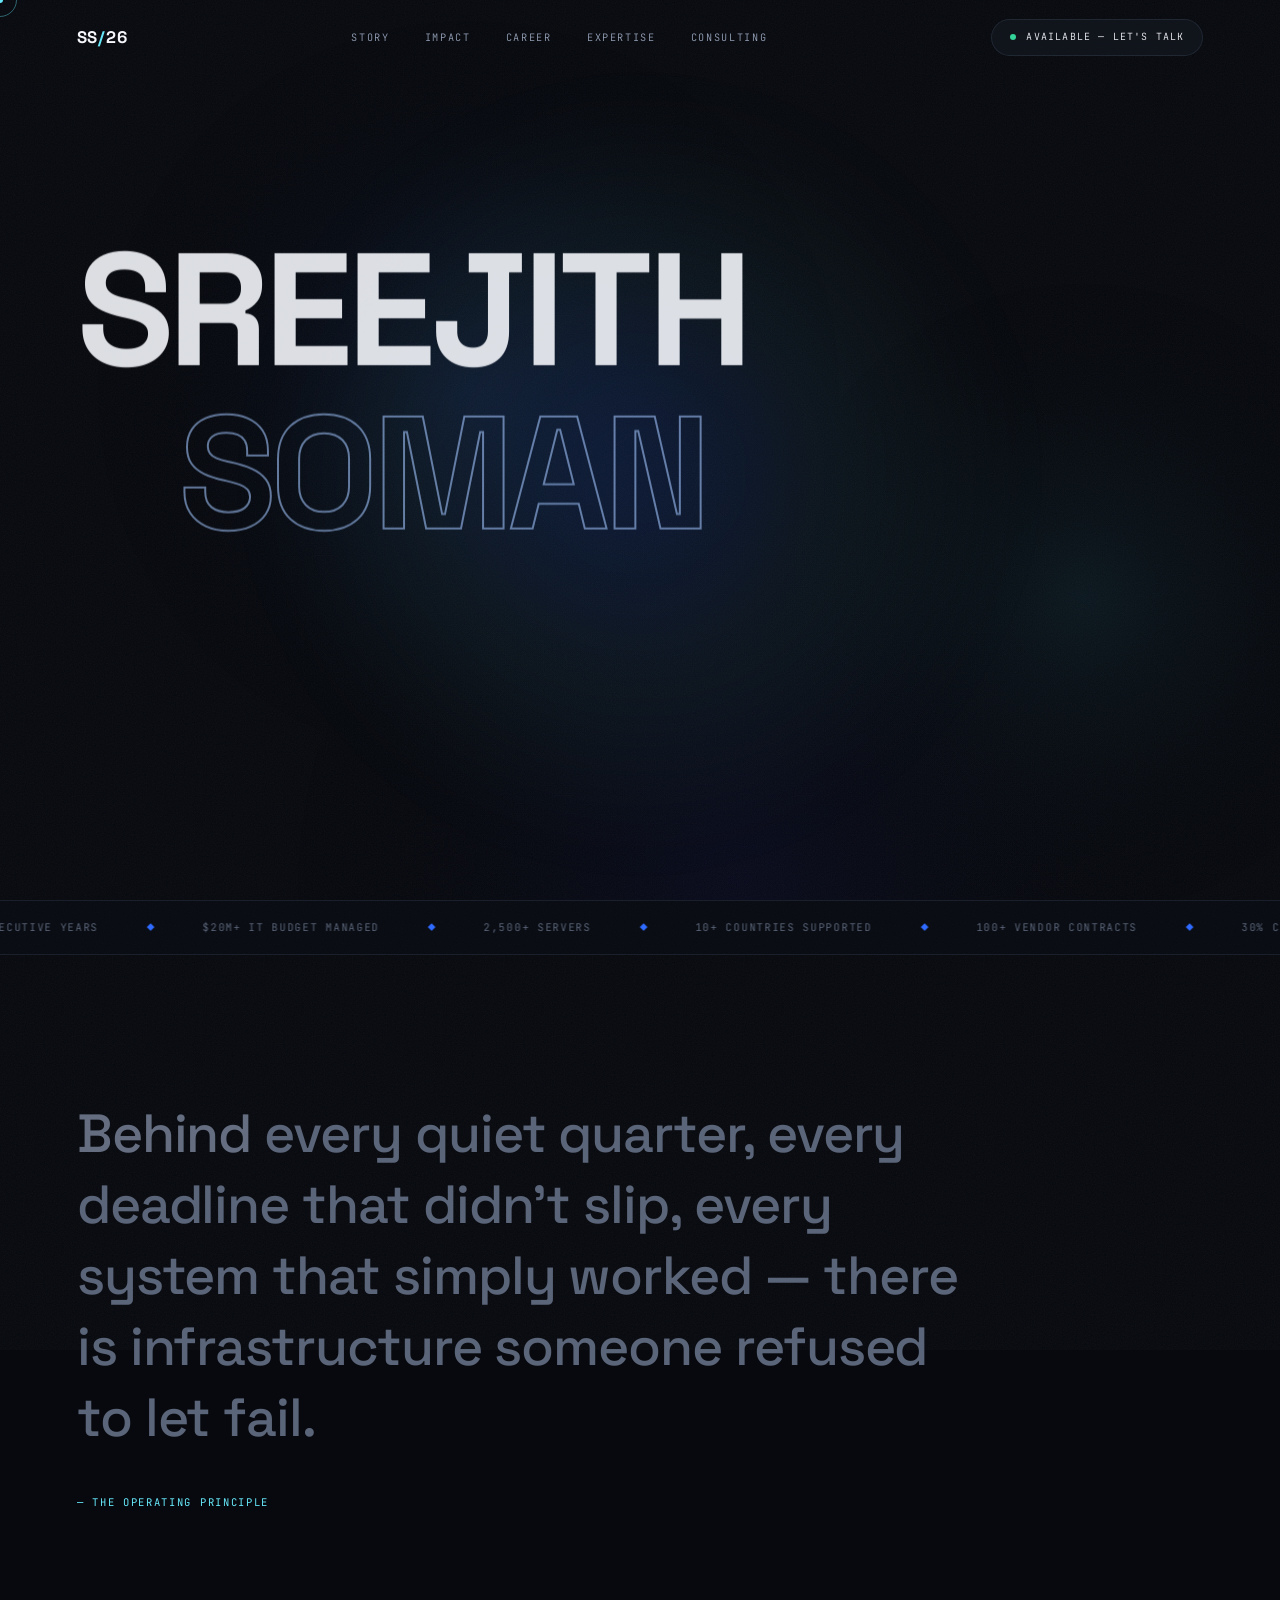
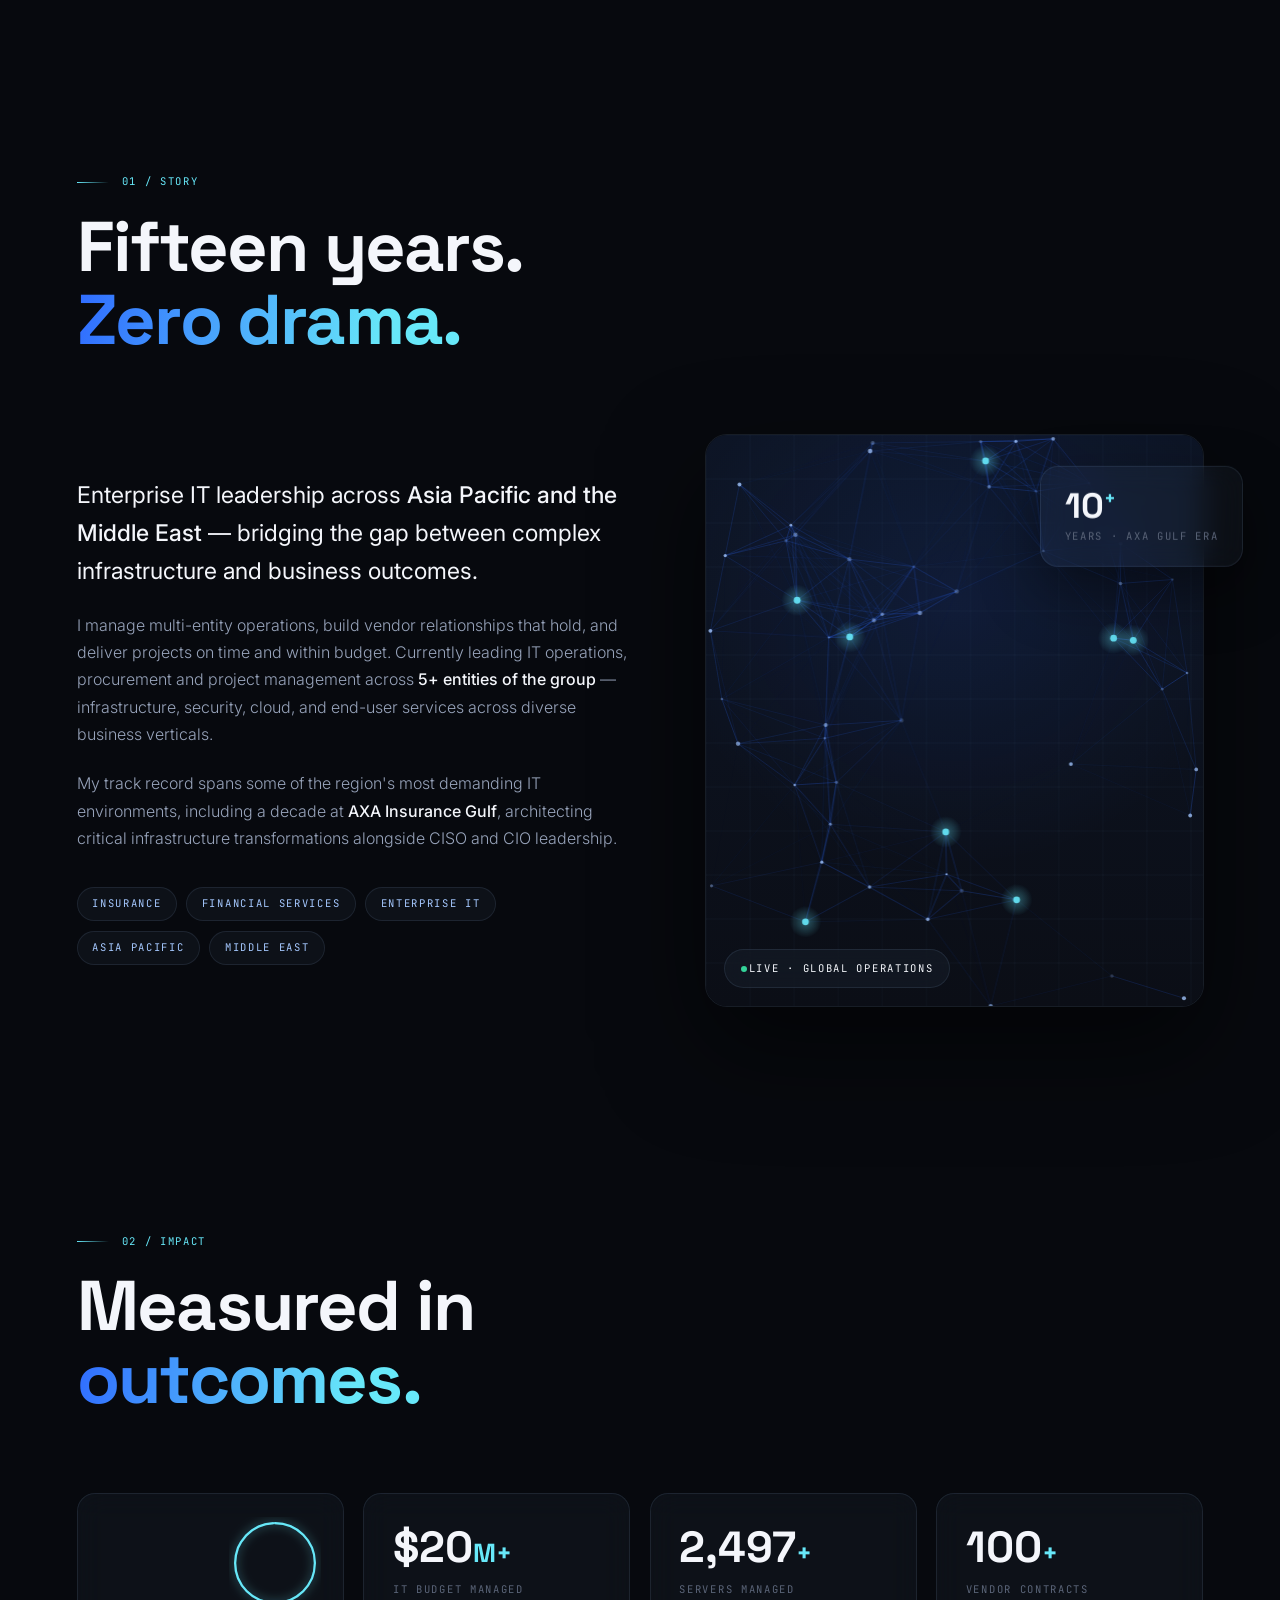
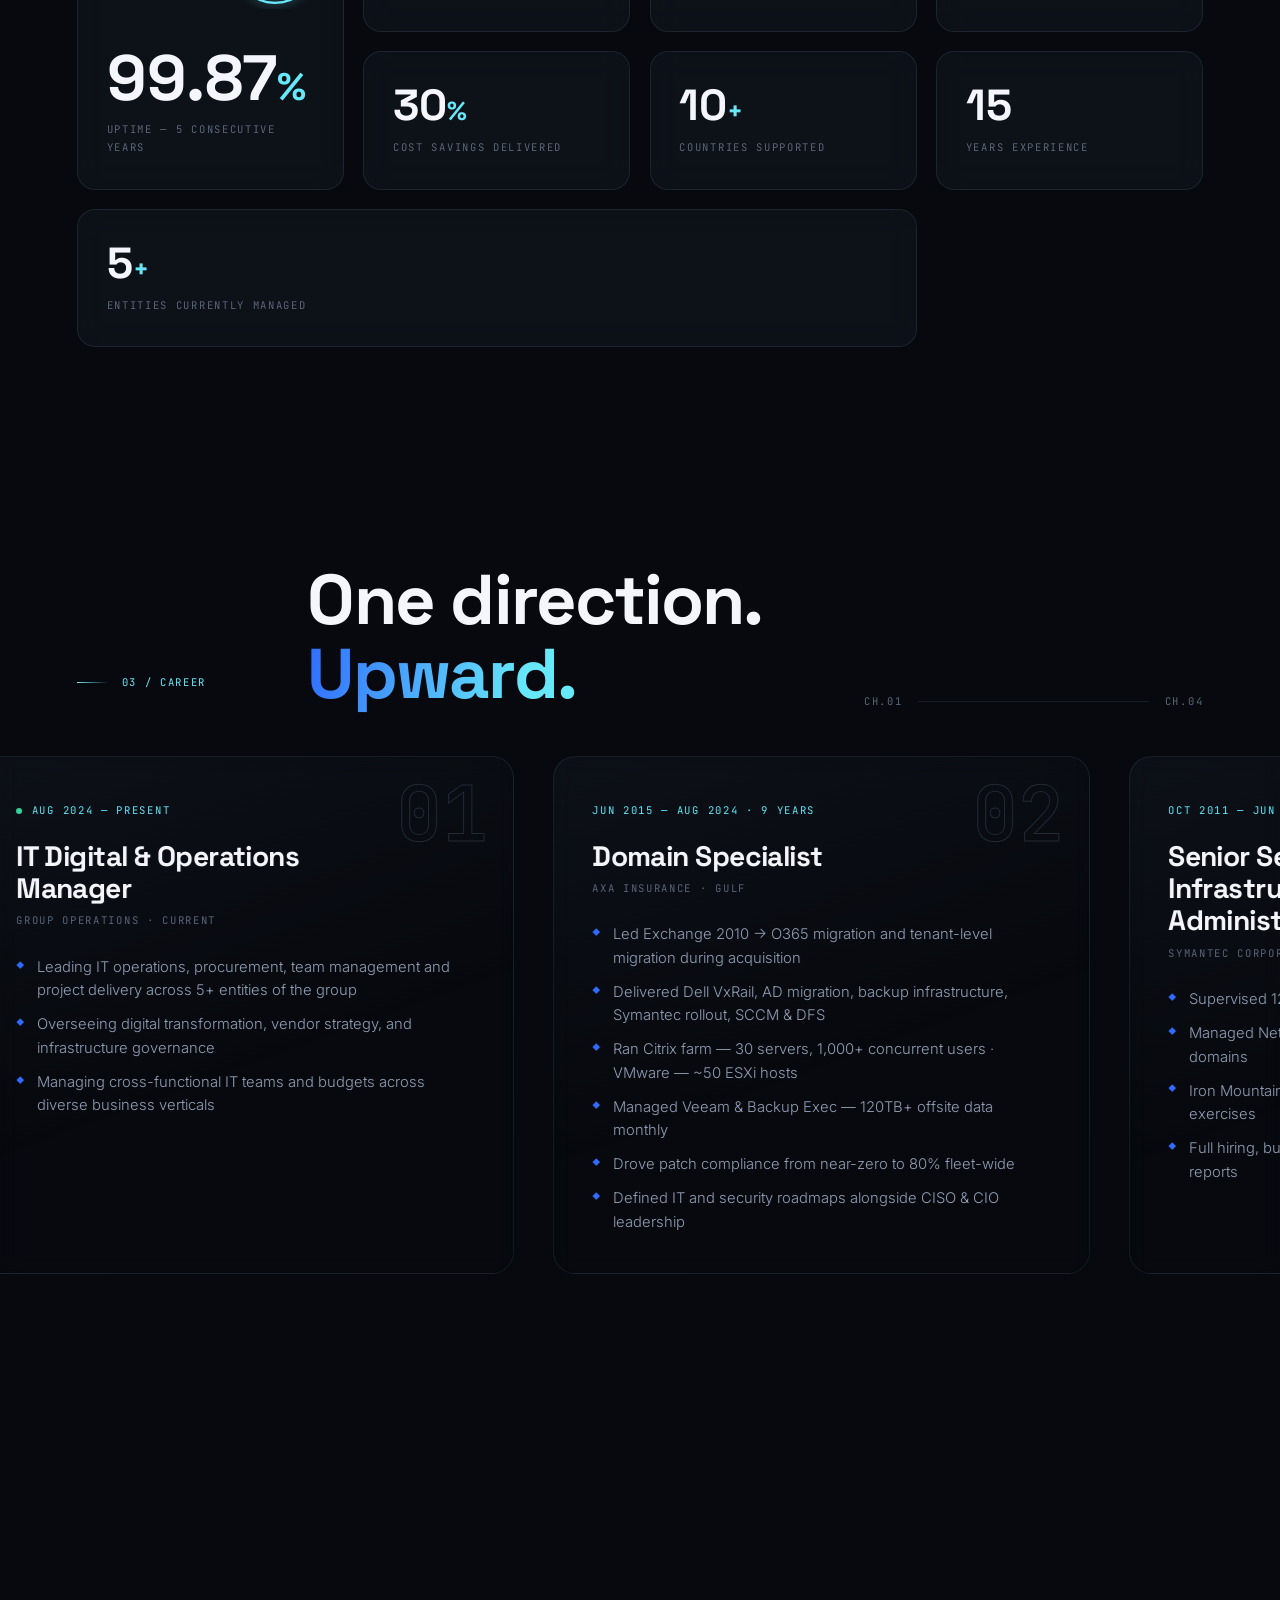
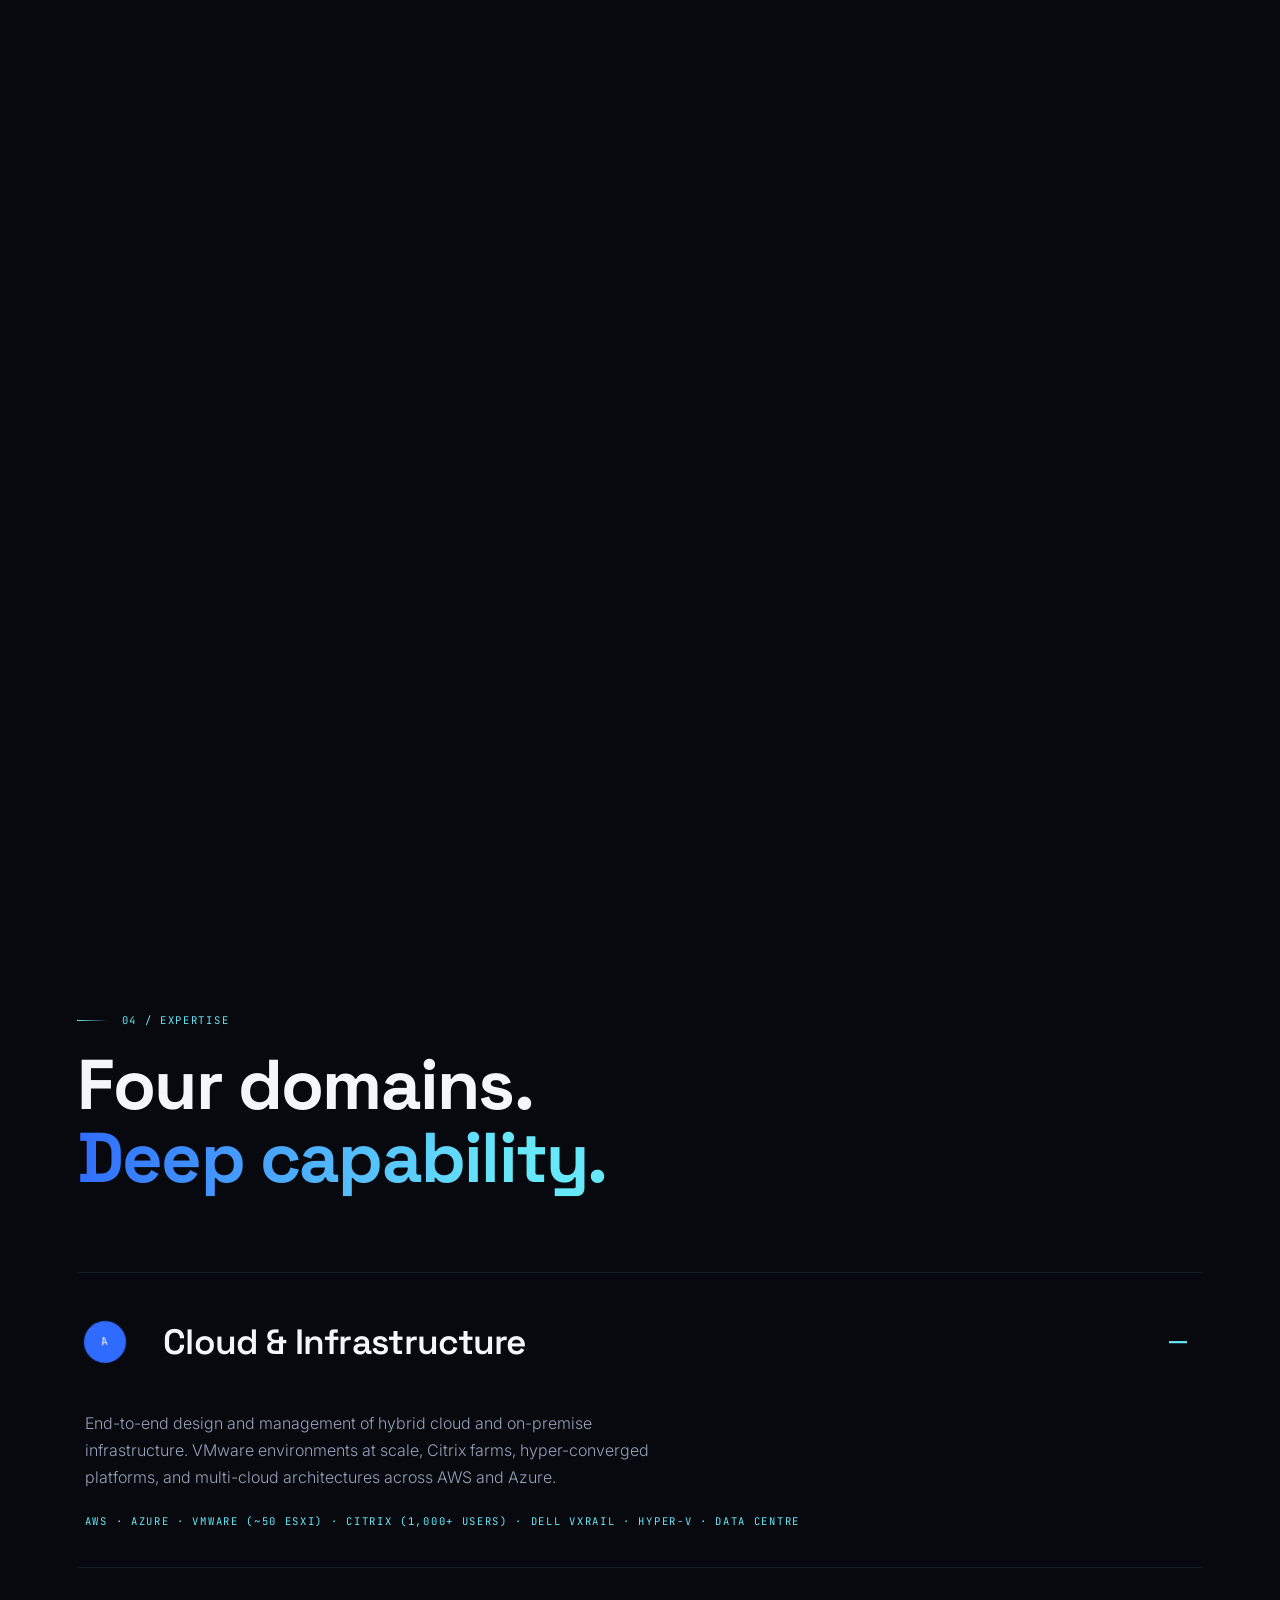
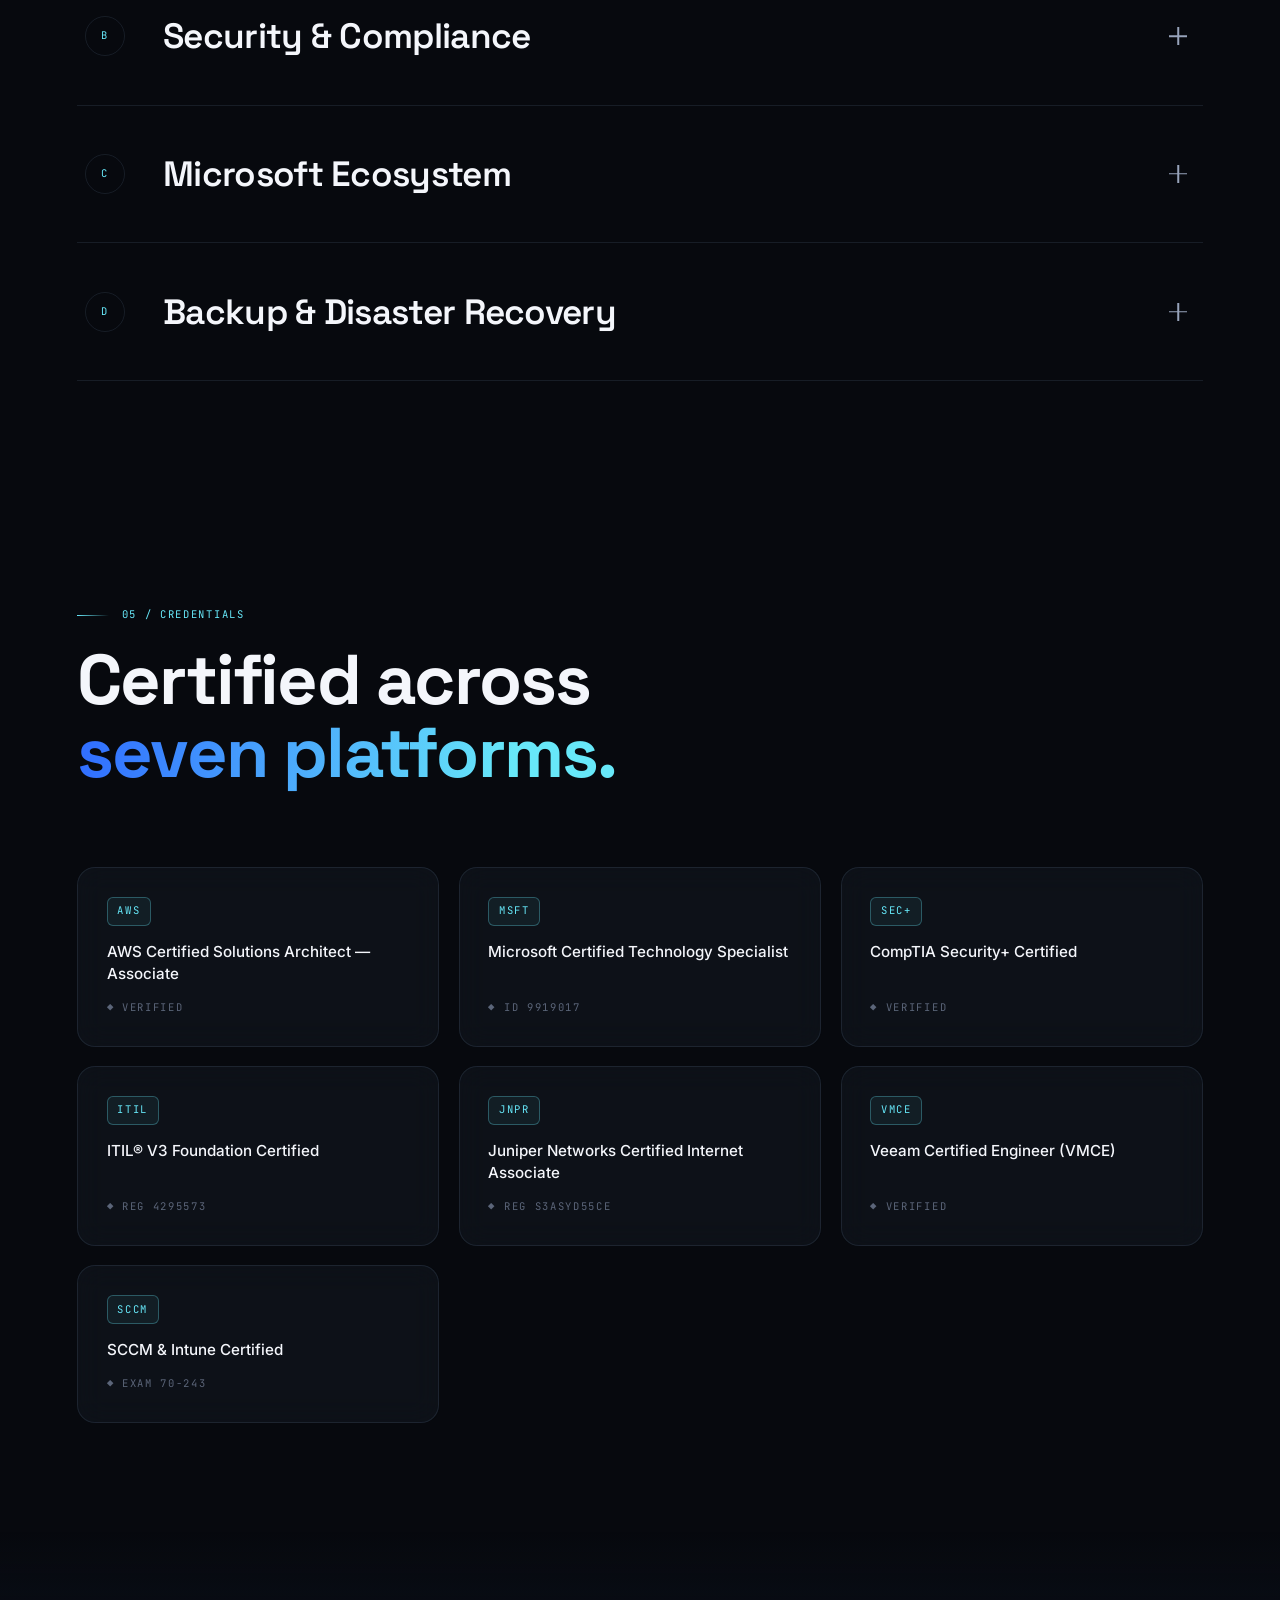
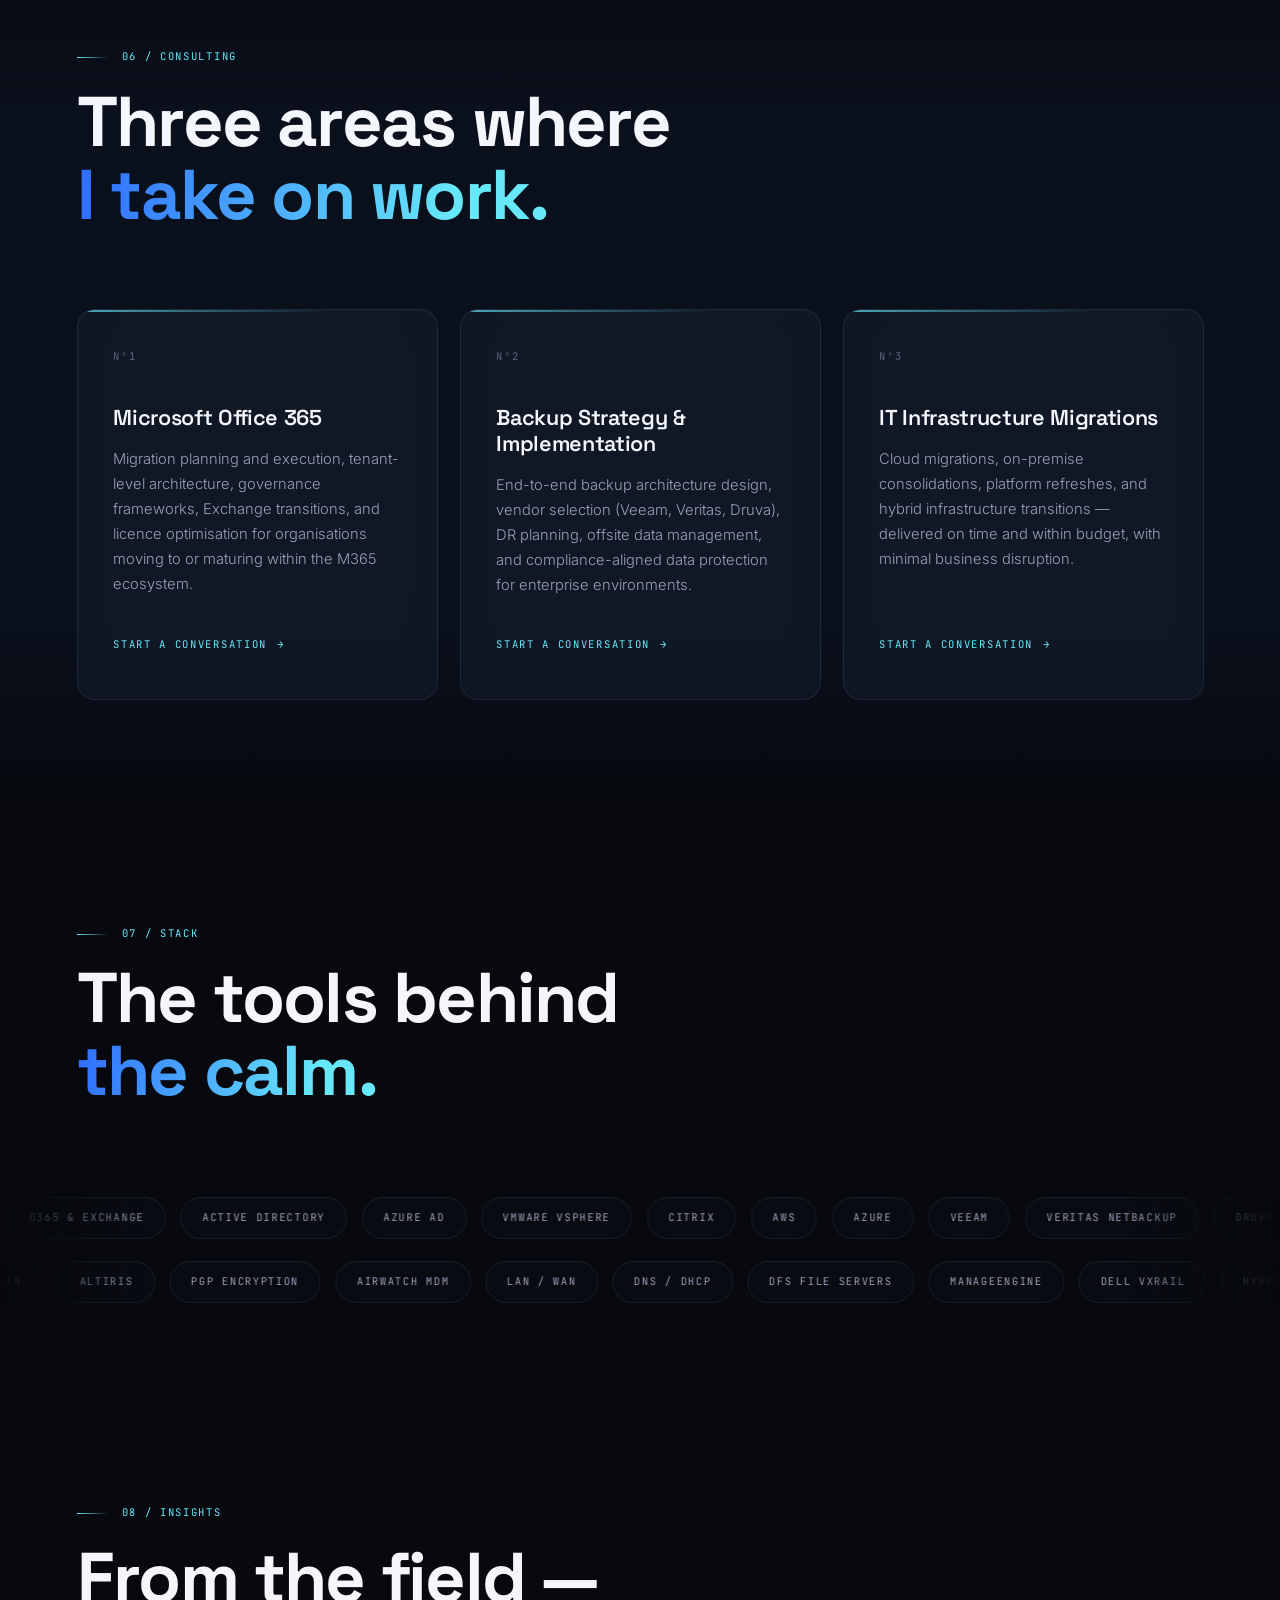
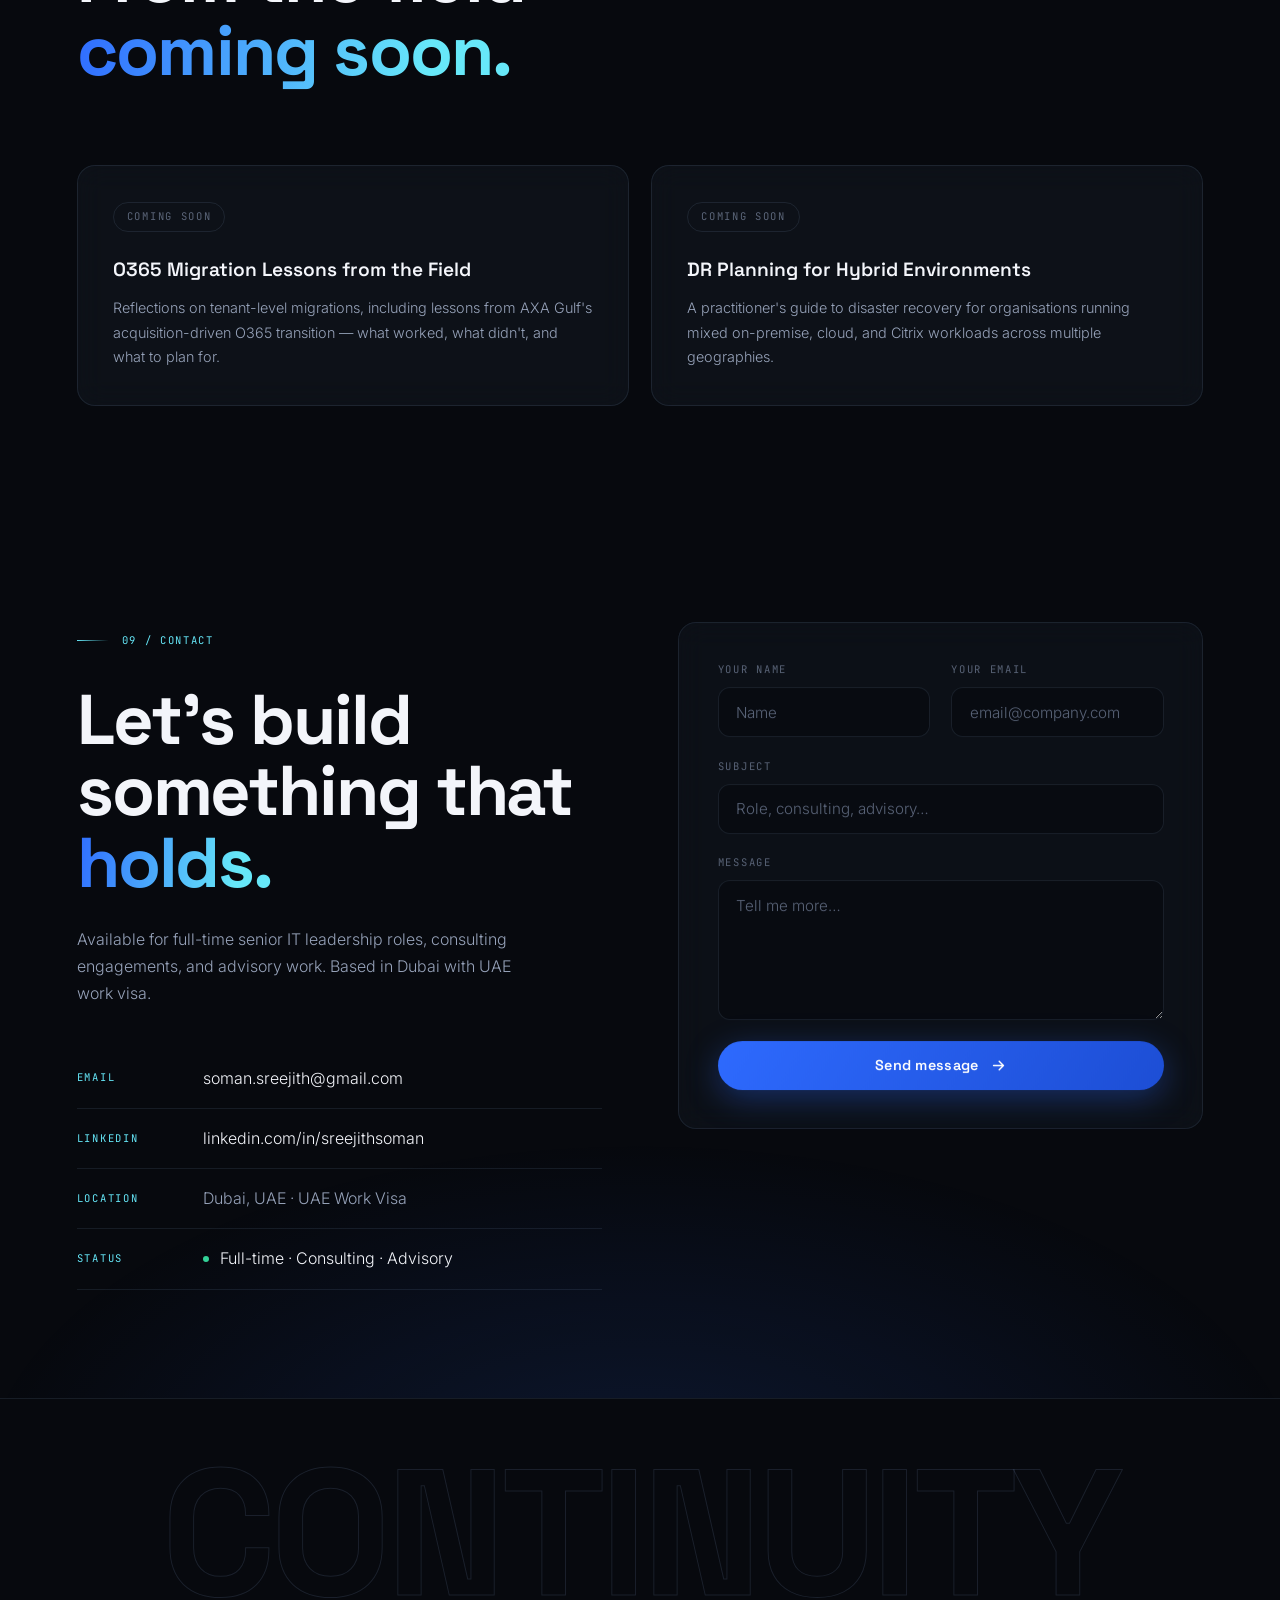
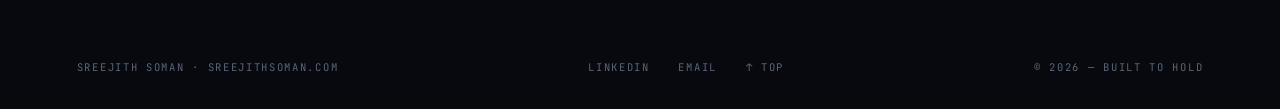
<file: src/index.html>
<!DOCTYPE html>
<html lang="en">
<head>
<meta charset="UTF-8">
<meta name="viewport" content="width=device-width, initial-scale=1.0">
<title>Sreejith Soman — IT Digital &amp; Operations Leader · Dubai</title>
<meta name="description" content="Sreejith Soman — 15 years of enterprise IT leadership across Asia Pacific and the Middle East. IT Digital & Operations Manager in Dubai. Cloud, security, infrastructure and digital transformation at scale.">
<meta name="author" content="Sreejith Soman">
<meta property="og:title" content="Sreejith Soman — IT Digital & Operations Leader">
<meta property="og:description" content="I turn IT complexity into business continuity. 15 years of enterprise IT leadership across APAC and the Middle East.">
<meta property="og:type" content="website">
<meta property="og:url" content="https://sreejithsoman.com">
<meta property="og:image" content="assets/portrait.jpg">
<link rel="canonical" href="https://sreejithsoman.com">
<link rel="preconnect" href="https://fonts.googleapis.com">
<link rel="preconnect" href="https://fonts.gstatic.com" crossorigin>
<link href="https://fonts.googleapis.com/css2?family=Space+Grotesk:wght@400;500;600;700&family=Inter:wght@300;400;500;600&family=JetBrains+Mono:wght@400;500&display=swap" rel="stylesheet">
<link rel="stylesheet" href="css/styles.css">
<script type="application/ld+json">
{
  "@context": "https://schema.org",
  "@type": "Person",
  "name": "Sreejith Soman",
  "jobTitle": "IT Digital & Operations Manager",
  "email": "mailto:soman.sreejith@gmail.com",
  "url": "https://sreejithsoman.com",
  "sameAs": ["https://www.linkedin.com/in/sreejithsoman/"],
  "address": { "@type": "PostalAddress", "addressLocality": "Dubai", "addressCountry": "AE" }
}
</script>
</head>
<body data-loading>

<!-- ═══ PRELOADER ═══ -->
<div class="preloader" id="preloader" aria-hidden="true">
  <div class="preloader-inner">
    <div class="preloader-line"><span class="preloader-word">SYSTEMS</span></div>
    <div class="preloader-line"><span class="preloader-word">ONLINE</span></div>
    <div class="preloader-meter"><span class="preloader-meter-fill" id="preloader-fill"></span></div>
    <div class="preloader-pct mono" id="preloader-pct">00</div>
  </div>
</div>

<!-- ═══ LIVING BACKGROUND ═══ -->
<canvas id="aurora" class="aurora" aria-hidden="true"></canvas>
<div class="noise" aria-hidden="true"></div>

<!-- ═══ CURSOR ═══ -->
<div class="cursor-dot" id="cursor-dot" aria-hidden="true"></div>
<div class="cursor-ring" id="cursor-ring" aria-hidden="true"></div>

<!-- ═══ SCROLL PROGRESS ═══ -->
<div class="scroll-progress" id="scroll-progress" aria-hidden="true"></div>

<!-- ═══ NAV ═══ -->
<header class="nav" id="nav">
  <a href="#top" class="nav-logo" data-magnetic>SS<span>/</span>26</a>
  <nav class="nav-links" aria-label="Primary">
    <a href="#about" data-cursor>Story</a>
    <a href="#numbers" data-cursor>Impact</a>
    <a href="#career" data-cursor>Career</a>
    <a href="#expertise" data-cursor>Expertise</a>
    <a href="#consulting" data-cursor>Consulting</a>
  </nav>
  <a href="#contact" class="nav-cta" data-magnetic>
    <span class="nav-cta-pulse" aria-hidden="true"></span>Available — let's talk
  </a>
  <button class="nav-burger" id="nav-burger" aria-label="Open menu" aria-expanded="false">
    <span></span><span></span>
  </button>
</header>

<!-- Mobile menu -->
<div class="mobile-menu" id="mobile-menu" aria-hidden="true">
  <nav aria-label="Mobile">
    <a href="#about">Story</a>
    <a href="#numbers">Impact</a>
    <a href="#career">Career</a>
    <a href="#expertise">Expertise</a>
    <a href="#consulting">Consulting</a>
    <a href="#contact">Contact</a>
  </nav>
  <div class="mobile-menu-meta mono">Dubai, UAE · soman.sreejith@gmail.com</div>
</div>

<main id="top">

<!-- ═══ HERO ═══ -->
<section class="hero" id="hero">
  <div class="hero-glow" id="hero-glow" aria-hidden="true"></div>

  <div class="hero-frame">
    <div class="hero-eyebrow mono" data-hero-fade>
      <span class="hero-eyebrow-dot" aria-hidden="true"></span>
      IT DIGITAL &amp; OPERATIONS MANAGER — DUBAI, UAE
    </div>

    <h1 class="hero-title" aria-label="Sreejith Soman">
      <span class="hero-title-row"><span class="hero-title-line" data-hero-line>SREEJITH</span></span>
      <span class="hero-title-row hero-title-row-2">
        <span class="hero-title-line hero-title-outline" data-hero-line>SOMAN</span>
      </span>
    </h1>

    <div class="hero-lower">
      <p class="hero-statement" data-hero-fade>
        I turn IT complexity into <em>business continuity</em> —
        fifteen years of enterprise leadership across Asia&nbsp;Pacific and the Middle&nbsp;East.
      </p>
      <div class="hero-actions" data-hero-fade>
        <a href="#career" class="btn btn-primary" data-magnetic>
          <span>Explore the record</span>
          <svg viewBox="0 0 24 24" aria-hidden="true"><path d="M5 12h14M13 6l6 6-6 6" fill="none" stroke="currentColor" stroke-width="2" stroke-linecap="round" stroke-linejoin="round"/></svg>
        </a>
        <a href="assets/Sreejith-Soman-CV.pdf" class="btn btn-ghost" data-magnetic download>
          <span>Download CV</span>
        </a>
      </div>
    </div>
  </div>

  <!-- Portrait: layered, masked reveal -->
  <figure class="hero-portrait" id="hero-portrait" data-tilt>
    <div class="hero-portrait-mask">
      <img src="assets/portrait.jpg" alt="Sreejith Soman" width="853" height="1280" fetchpriority="high">
      <div class="hero-portrait-scan" aria-hidden="true"></div>
    </div>
    <figcaption class="hero-portrait-chip glass mono" data-hero-fade>
      <span class="chip-pulse" aria-hidden="true"></span>99.99% UPTIME · 5 YRS
    </figcaption>
    <div class="hero-portrait-chip hero-portrait-chip-2 glass mono" data-hero-fade>$20M+ BUDGET MANAGED</div>
  </figure>

  <div class="hero-scroll mono" data-hero-fade aria-hidden="true">
    <span>SCROLL</span>
    <span class="hero-scroll-track"><span class="hero-scroll-thumb"></span></span>
  </div>
</section>

<!-- ═══ TICKER ═══ -->
<div class="ticker" aria-hidden="true">
  <div class="ticker-track" id="ticker-track">
    <span class="mono">99.99% UPTIME — FIVE CONSECUTIVE YEARS</span><i>◆</i>
    <span class="mono">$20M+ IT BUDGET MANAGED</span><i>◆</i>
    <span class="mono">2,500+ SERVERS</span><i>◆</i>
    <span class="mono">10+ COUNTRIES SUPPORTED</span><i>◆</i>
    <span class="mono">100+ VENDOR CONTRACTS</span><i>◆</i>
    <span class="mono">30% COST SAVINGS DELIVERED</span><i>◆</i>
  </div>
</div>

<!-- ═══ MANIFESTO ═══ -->
<section class="manifesto" id="about">
  <p class="manifesto-text" id="manifesto-text">
    Behind every quiet quarter, every deadline that didn't slip, every system that simply worked — there is infrastructure someone refused to let fail.
  </p>
  <div class="manifesto-sig mono" data-reveal>— THE OPERATING PRINCIPLE</div>
</section>

<!-- ═══ STORY / ABOUT ═══ -->
<section class="story">
  <div class="section-head" data-reveal>
    <span class="section-tag mono">01 / STORY</span>
    <h2 class="section-title">Fifteen years.<br><span class="accent-grad">Zero drama.</span></h2>
  </div>

  <div class="story-grid">
    <div class="story-body">
      <p class="story-lead" data-reveal>Enterprise IT leadership across <strong>Asia Pacific and the Middle East</strong> — bridging the gap between complex infrastructure and business outcomes.</p>
      <p data-reveal>I manage multi-entity operations, build vendor relationships that hold, and deliver projects on time and within budget. Currently leading IT operations, procurement and project management across <strong>5+ entities of the group</strong> — infrastructure, security, cloud, and end-user services across diverse business verticals.</p>
      <p data-reveal>My track record spans some of the region's most demanding IT environments, including a decade at <strong>AXA Insurance Gulf</strong>, architecting critical infrastructure transformations alongside CISO and CIO leadership.</p>
      <ul class="story-tags" data-reveal>
        <li class="mono">INSURANCE</li>
        <li class="mono">FINANCIAL SERVICES</li>
        <li class="mono">ENTERPRISE IT</li>
        <li class="mono">ASIA PACIFIC</li>
        <li class="mono">MIDDLE EAST</li>
      </ul>
    </div>

    <figure class="story-media" data-reveal data-tilt>
      <div class="story-media-frame">
        <canvas id="network-canvas" aria-label="Abstract animated network of connected infrastructure nodes" role="img"></canvas>
      </div>
      <figcaption class="story-media-chip glass mono"><span class="chip-pulse" aria-hidden="true"></span>LIVE · GLOBAL OPERATIONS</figcaption>
      <div class="story-media-card glass" data-float>
        <span class="story-media-card-num">10<sup>+</sup></span>
        <span class="mono">YEARS · AXA GULF ERA</span>
      </div>
    </figure>
  </div>
</section>

<!-- ═══ NUMBERS ═══ -->
<section class="numbers" id="numbers">
  <div class="section-head" data-reveal>
    <span class="section-tag mono">02 / IMPACT</span>
    <h2 class="section-title">Measured in<br><span class="accent-grad">outcomes.</span></h2>
  </div>

  <div class="numbers-grid">
    <article class="num-card num-card-hero glass" data-reveal>
      <svg class="num-ring" viewBox="0 0 120 120" aria-hidden="true">
        <circle cx="60" cy="60" r="52" class="num-ring-track"/>
        <circle cx="60" cy="60" r="52" class="num-ring-fill" data-ring="99.99"/>
      </svg>
      <div class="num-card-value"><span data-count="99.99" data-decimals="2">0</span><em>%</em></div>
      <div class="num-card-label mono">UPTIME — 5 CONSECUTIVE YEARS</div>
    </article>

    <article class="num-card glass" data-reveal>
      <div class="num-card-value">$<span data-count="20">0</span><em>M+</em></div>
      <div class="num-card-label mono">IT BUDGET MANAGED</div>
    </article>
    <article class="num-card glass" data-reveal>
      <div class="num-card-value"><span data-count="2500">0</span><em>+</em></div>
      <div class="num-card-label mono">SERVERS MANAGED</div>
    </article>
    <article class="num-card glass" data-reveal>
      <div class="num-card-value"><span data-count="100">0</span><em>+</em></div>
      <div class="num-card-label mono">VENDOR CONTRACTS</div>
    </article>
    <article class="num-card glass" data-reveal>
      <div class="num-card-value"><span data-count="30">0</span><em>%</em></div>
      <div class="num-card-label mono">COST SAVINGS DELIVERED</div>
    </article>
    <article class="num-card glass" data-reveal>
      <div class="num-card-value"><span data-count="10">0</span><em>+</em></div>
      <div class="num-card-label mono">COUNTRIES SUPPORTED</div>
    </article>
    <article class="num-card glass" data-reveal>
      <div class="num-card-value"><span data-count="15">0</span></div>
      <div class="num-card-label mono">YEARS EXPERIENCE</div>
    </article>
    <article class="num-card glass" data-reveal>
      <div class="num-card-value"><span data-count="5">0</span><em>+</em></div>
      <div class="num-card-label mono">ENTITIES CURRENTLY MANAGED</div>
    </article>
  </div>
</section>

<!-- ═══ CAREER — PINNED HORIZONTAL ═══ -->
<section class="career" id="career">
  <div class="career-pin" id="career-pin">
    <div class="career-head">
      <span class="section-tag mono">03 / CAREER</span>
      <h2 class="section-title">One direction.<br><span class="accent-grad">Upward.</span></h2>
      <div class="career-progress mono" aria-hidden="true">
        <span id="career-chapter">CH.01</span>
        <span class="career-progress-track"><span class="career-progress-fill" id="career-fill"></span></span>
        <span>CH.04</span>
      </div>
    </div>

    <div class="career-track" id="career-track">

      <article class="career-panel">
        <div class="career-panel-index mono" aria-hidden="true">01</div>
        <div class="career-panel-period mono"><span class="chip-pulse" aria-hidden="true"></span>AUG 2024 — PRESENT</div>
        <h3 class="career-panel-role">IT Digital &amp; Operations Manager</h3>
        <div class="career-panel-org mono">GROUP OPERATIONS · CURRENT</div>
        <ul class="career-panel-list">
          <li>Leading IT operations, procurement, team management and project delivery across 5+ entities of the group</li>
          <li>Overseeing digital transformation, vendor strategy, and infrastructure governance</li>
          <li>Managing cross-functional IT teams and budgets across diverse business verticals</li>
        </ul>
      </article>

      <article class="career-panel">
        <div class="career-panel-index mono" aria-hidden="true">02</div>
        <div class="career-panel-period mono">JUN 2015 — AUG 2024 · 9 YEARS</div>
        <h3 class="career-panel-role">Domain Specialist</h3>
        <div class="career-panel-org mono">AXA INSURANCE · GULF</div>
        <ul class="career-panel-list">
          <li>Led Exchange 2010 → O365 migration and tenant-level migration during acquisition</li>
          <li>Delivered Dell VxRail, AD migration, backup infrastructure, Symantec rollout, SCCM &amp; DFS</li>
          <li>Ran Citrix farm — 30 servers, 1,000+ concurrent users · VMware — ~50 ESXi hosts</li>
          <li>Managed Veeam &amp; Backup Exec — 120TB+ offsite data monthly</li>
          <li>Drove patch compliance from near-zero to 80% fleet-wide</li>
          <li>Defined IT and security roadmaps alongside CISO &amp; CIO leadership</li>
        </ul>
      </article>

      <article class="career-panel">
        <div class="career-panel-index mono" aria-hidden="true">03</div>
        <div class="career-panel-period mono">OCT 2011 — JUN 2015 · 4 YEARS</div>
        <h3 class="career-panel-role">Senior Security Infrastructure Administrator</h3>
        <div class="career-panel-org mono">SYMANTEC CORPORATION</div>
        <ul class="career-panel-list">
          <li>Supervised 12-member Infrastructure Service Desk team</li>
          <li>Managed NetBackup 7.5 — 3,000+ backup policies across 3 domains</li>
          <li>Iron Mountain tape management and disaster recovery exercises</li>
          <li>Full hiring, budgeting and performance ownership for direct reports</li>
        </ul>
      </article>

      <article class="career-panel">
        <div class="career-panel-index mono" aria-hidden="true">04</div>
        <div class="career-panel-period mono">AUG 2008 — SEP 2011 · 3 YEARS</div>
        <h3 class="career-panel-role">System Engineer / Technical Support Engineer</h3>
        <div class="career-panel-org mono">CSS CORP</div>
        <ul class="career-panel-list">
          <li>Service Desk support for Carestream Health, Blackboard and Splice Telecom</li>
          <li>Netgear technical support — SOHO routers, wireless adapters, storage</li>
        </ul>
      </article>

    </div>
  </div>
</section>

<!-- ═══ EXPERTISE ═══ -->
<section class="expertise" id="expertise">
  <canvas class="constellation" id="constellation" aria-hidden="true"></canvas>
  <div class="section-head" data-reveal>
    <span class="section-tag mono">04 / EXPERTISE</span>
    <h2 class="section-title">Four domains.<br><span class="accent-grad">Deep capability.</span></h2>
  </div>

  <div class="expertise-stack">
    <article class="exp-row" data-reveal data-exp>
      <div class="exp-row-head">
        <span class="exp-row-index mono">A</span>
        <h3>Cloud &amp; Infrastructure</h3>
        <span class="exp-row-toggle" aria-hidden="true"></span>
      </div>
      <div class="exp-row-body">
        <p>End-to-end design and management of hybrid cloud and on-premise infrastructure. VMware environments at scale, Citrix farms, hyper-converged platforms, and multi-cloud architectures across AWS and Azure.</p>
        <div class="exp-row-tools mono">AWS · AZURE · VMWARE (~50 ESXI) · CITRIX (1,000+ USERS) · DELL VXRAIL · HYPER-V · DATA CENTRE</div>
      </div>
    </article>

    <article class="exp-row" data-reveal data-exp>
      <div class="exp-row-head">
        <span class="exp-row-index mono">B</span>
        <h3>Security &amp; Compliance</h3>
        <span class="exp-row-toggle" aria-hidden="true"></span>
      </div>
      <div class="exp-row-body">
        <p>Endpoint protection, encryption, and compliance roadmaps delivered with CISO and CIO teams. Security architecture for enterprise environments spanning thousands of endpoints and regulatory obligations.</p>
        <div class="exp-row-tools mono">SYMANTEC SEP · PGP ENCRYPTION · COMPTIA SECURITY+ · ITIL V3 · JNCIA · ISO ALIGNMENT</div>
      </div>
    </article>

    <article class="exp-row" data-reveal data-exp>
      <div class="exp-row-head">
        <span class="exp-row-index mono">C</span>
        <h3>Microsoft Ecosystem</h3>
        <span class="exp-row-toggle" aria-hidden="true"></span>
      </div>
      <div class="exp-row-body">
        <p>Full-stack Microsoft delivery — Exchange migrations to O365, Active Directory architecture, SCCM/Intune fleet management, and Azure AD integration across large enterprises.</p>
        <div class="exp-row-tools mono">O365 · EXCHANGE · ACTIVE DIRECTORY · AZURE AD · SCCM · INTUNE · AIRWATCH MDM</div>
      </div>
    </article>

    <article class="exp-row" data-reveal data-exp>
      <div class="exp-row-head">
        <span class="exp-row-index mono">D</span>
        <h3>Backup &amp; Disaster Recovery</h3>
        <span class="exp-row-toggle" aria-hidden="true"></span>
      </div>
      <div class="exp-row-body">
        <p>Enterprise backup infrastructure at scale — 120TB+ monthly offsite data, multi-platform management, and disaster recovery exercises across critical business systems.</p>
        <div class="exp-row-tools mono">VEEAM · VERITAS NETBACKUP · DRUVA · HP DP · BACKUP EXEC · IRON MOUNTAIN · DR PLANNING</div>
      </div>
    </article>
  </div>
</section>

<!-- ═══ CERTIFICATIONS ═══ -->
<section class="certs" id="certs">
  <div class="section-head" data-reveal>
    <span class="section-tag mono">05 / CREDENTIALS</span>
    <h2 class="section-title">Certified across<br><span class="accent-grad">seven platforms.</span></h2>
  </div>

  <div class="certs-grid">
    <article class="cert glass" data-reveal><span class="cert-stamp mono">AWS</span><h3>AWS Certified Solutions Architect — Associate</h3><span class="cert-verify mono">◆ VERIFIED</span></article>
    <article class="cert glass" data-reveal><span class="cert-stamp mono">MSFT</span><h3>Microsoft Certified Technology Specialist</h3><span class="cert-verify mono">◆ ID 9919017</span></article>
    <article class="cert glass" data-reveal><span class="cert-stamp mono">SEC+</span><h3>CompTIA Security+ Certified</h3><span class="cert-verify mono">◆ VERIFIED</span></article>
    <article class="cert glass" data-reveal><span class="cert-stamp mono">ITIL</span><h3>ITIL® V3 Foundation Certified</h3><span class="cert-verify mono">◆ REG 4295573</span></article>
    <article class="cert glass" data-reveal><span class="cert-stamp mono">JNPR</span><h3>Juniper Networks Certified Internet Associate</h3><span class="cert-verify mono">◆ REG S3ASYD55CE</span></article>
    <article class="cert glass" data-reveal><span class="cert-stamp mono">VMCE</span><h3>Veeam Certified Engineer (VMCE)</h3><span class="cert-verify mono">◆ VERIFIED</span></article>
    <article class="cert glass" data-reveal><span class="cert-stamp mono">SCCM</span><h3>SCCM &amp; Intune Certified</h3><span class="cert-verify mono">◆ EXAM 70-243</span></article>
  </div>
</section>

<!-- ═══ CONSULTING ═══ -->
<section class="consulting" id="consulting">
  <div class="section-head" data-reveal>
    <span class="section-tag mono">06 / CONSULTING</span>
    <h2 class="section-title">Three areas where<br><span class="accent-grad">I take on work.</span></h2>
  </div>

  <div class="consult-grid">
    <article class="consult-card glass" data-reveal data-tilt>
      <span class="consult-num mono">Nº1</span>
      <h3>Microsoft Office 365</h3>
      <p>Migration planning and execution, tenant-level architecture, governance frameworks, Exchange transitions, and licence optimisation for organisations moving to or maturing within the M365 ecosystem.</p>
      <a href="mailto:soman.sreejith@gmail.com?subject=O365%20Consulting" class="consult-link mono" data-magnetic>START A CONVERSATION <span aria-hidden="true">→</span></a>
    </article>
    <article class="consult-card glass" data-reveal data-tilt>
      <span class="consult-num mono">Nº2</span>
      <h3>Backup Strategy &amp; Implementation</h3>
      <p>End-to-end backup architecture design, vendor selection (Veeam, Veritas, Druva), DR planning, offsite data management, and compliance-aligned data protection for enterprise environments.</p>
      <a href="mailto:soman.sreejith@gmail.com?subject=Backup%20Consulting" class="consult-link mono" data-magnetic>START A CONVERSATION <span aria-hidden="true">→</span></a>
    </article>
    <article class="consult-card glass" data-reveal data-tilt>
      <span class="consult-num mono">Nº3</span>
      <h3>IT Infrastructure Migrations</h3>
      <p>Cloud migrations, on-premise consolidations, platform refreshes, and hybrid infrastructure transitions — delivered on time and within budget, with minimal business disruption.</p>
      <a href="mailto:soman.sreejith@gmail.com?subject=Migration%20Consulting" class="consult-link mono" data-magnetic>START A CONVERSATION <span aria-hidden="true">→</span></a>
    </article>
  </div>
</section>

<!-- ═══ TECH MARQUEE ═══ -->
<section class="stack" id="stack" aria-label="Tech stack">
  <div class="section-head" data-reveal>
    <span class="section-tag mono">07 / STACK</span>
    <h2 class="section-title">The tools behind<br><span class="accent-grad">the calm.</span></h2>
  </div>
  <div class="stack-marquee" data-direction="left" aria-hidden="false">
    <div class="stack-row">
      <span class="mono">SCCM &amp; INTUNE</span><span class="mono">O365 &amp; EXCHANGE</span><span class="mono">ACTIVE DIRECTORY</span><span class="mono">AZURE AD</span><span class="mono">VMWARE VSPHERE</span><span class="mono">CITRIX</span><span class="mono">AWS</span><span class="mono">AZURE</span><span class="mono">VEEAM</span><span class="mono">VERITAS NETBACKUP</span><span class="mono">DRUVA</span><span class="mono">HP DATA PROTECTOR</span><span class="mono">SYMANTEC SEP</span>
    </div>
  </div>
  <div class="stack-marquee" data-direction="right">
    <div class="stack-row">
      <span class="mono">PGP ENCRYPTION</span><span class="mono">AIRWATCH MDM</span><span class="mono">LAN / WAN</span><span class="mono">DNS / DHCP</span><span class="mono">DFS FILE SERVERS</span><span class="mono">MANAGEENGINE</span><span class="mono">DELL VXRAIL</span><span class="mono">HYPER-V</span><span class="mono">DATA CENTRE</span><span class="mono">ITIL V3</span><span class="mono">NETBACKUP 7.5</span><span class="mono">IRON MOUNTAIN</span><span class="mono">ALTIRIS</span>
    </div>
  </div>
</section>

<!-- ═══ INSIGHTS ═══ -->
<section class="insights" id="insights">
  <div class="section-head" data-reveal>
    <span class="section-tag mono">08 / INSIGHTS</span>
    <h2 class="section-title">From the field —<br><span class="accent-grad">coming soon.</span></h2>
  </div>
  <div class="insights-grid">
    <article class="insight glass" data-reveal>
      <span class="insight-pill mono">COMING SOON</span>
      <h3>O365 Migration Lessons from the Field</h3>
      <p>Reflections on tenant-level migrations, including lessons from AXA Gulf's acquisition-driven O365 transition — what worked, what didn't, and what to plan for.</p>
    </article>
    <article class="insight glass" data-reveal>
      <span class="insight-pill mono">COMING SOON</span>
      <h3>DR Planning for Hybrid Environments</h3>
      <p>A practitioner's guide to disaster recovery for organisations running mixed on-premise, cloud, and Citrix workloads across multiple geographies.</p>
    </article>
  </div>
</section>

<!-- ═══ CONTACT ═══ -->
<section class="contact" id="contact">
  <div class="contact-inner">
    <div class="contact-left">
      <span class="section-tag mono" data-reveal>09 / CONTACT</span>
      <h2 class="contact-title" data-reveal>Let's build<br>something that<br><span class="accent-grad">holds.</span></h2>
      <p class="contact-sub" data-reveal>Available for full-time senior IT leadership roles, consulting engagements, and advisory work. Based in Dubai with UAE work visa.</p>

      <div class="contact-rows" data-reveal>
        <div class="contact-row"><span class="mono">EMAIL</span><a href="mailto:soman.sreejith@gmail.com" data-cursor>soman.sreejith@gmail.com</a></div>
        <div class="contact-row"><span class="mono">LINKEDIN</span><a href="https://www.linkedin.com/in/sreejithsoman/" target="_blank" rel="noopener" data-cursor>linkedin.com/in/sreejithsoman</a></div>
        <div class="contact-row"><span class="mono">LOCATION</span><span>Dubai, UAE · UAE Work Visa</span></div>
        <div class="contact-row"><span class="mono">STATUS</span><span class="contact-status"><span class="chip-pulse" aria-hidden="true"></span>Full-time · Consulting · Advisory</span></div>
      </div>
    </div>

    <form class="contact-form glass" id="contact-form" data-reveal action="https://formsubmit.co/" method="POST" referrerpolicy="unsafe-url">
      <input type="hidden" name="_captcha" value="false">
      <input type="hidden" name="_template" value="table">
      <input type="hidden" name="_next" value="https://sreejithsoman.com/?sent=1#contact">
      <input type="text" name="_honey" style="display:none" tabindex="-1" autocomplete="off" aria-hidden="true">
      <div class="form-row">
        <div class="form-field">
          <label class="mono" for="f-name">YOUR NAME</label>
          <input id="f-name" type="text" name="name" placeholder="Name" required autocomplete="name">
        </div>
        <div class="form-field">
          <label class="mono" for="f-email">YOUR EMAIL</label>
          <input id="f-email" type="email" name="email" placeholder="email@company.com" required autocomplete="email">
        </div>
      </div>
      <div class="form-field">
        <label class="mono" for="f-subject">SUBJECT</label>
        <input id="f-subject" type="text" name="_subject" placeholder="Role, consulting, advisory…">
      </div>
      <div class="form-field">
        <label class="mono" for="f-message">MESSAGE</label>
        <textarea id="f-message" name="message" placeholder="Tell me more…" required></textarea>
      </div>
      <button type="submit" class="btn btn-primary form-submit" data-magnetic>
        <span class="form-submit-label">Send message</span>
        <svg viewBox="0 0 24 24" aria-hidden="true"><path d="M5 12h14M13 6l6 6-6 6" fill="none" stroke="currentColor" stroke-width="2" stroke-linecap="round" stroke-linejoin="round"/></svg>
      </button>
      <p class="form-success mono" id="form-success" hidden>◆ MESSAGE SENT — I'LL REPLY SHORTLY</p>
    </form>
  </div>
</section>

</main>

<!-- ═══ FOOTER ═══ -->
<footer class="footer">
  <div class="footer-word" aria-hidden="true">CONTINUITY</div>
  <div class="footer-bar">
    <span class="mono">SREEJITH SOMAN · SREEJITHSOMAN.COM</span>
    <nav class="footer-links" aria-label="Footer">
      <a href="https://www.linkedin.com/in/sreejithsoman/" target="_blank" rel="noopener" class="mono">LINKEDIN</a>
      <a href="mailto:soman.sreejith@gmail.com" class="mono">EMAIL</a>
      <a href="#top" class="mono" id="back-top">↑ TOP</a>
    </nav>
    <span class="mono">© 2026 — BUILT TO HOLD</span>
  </div>
</footer>

<script src="js/vendor/gsap.min.js" defer></script>
<script src="js/vendor/ScrollTrigger.min.js" defer></script>
<script src="js/vendor/lenis.min.js" defer></script>
<script src="js/main.js" defer></script>
</body>
</html>
</file>
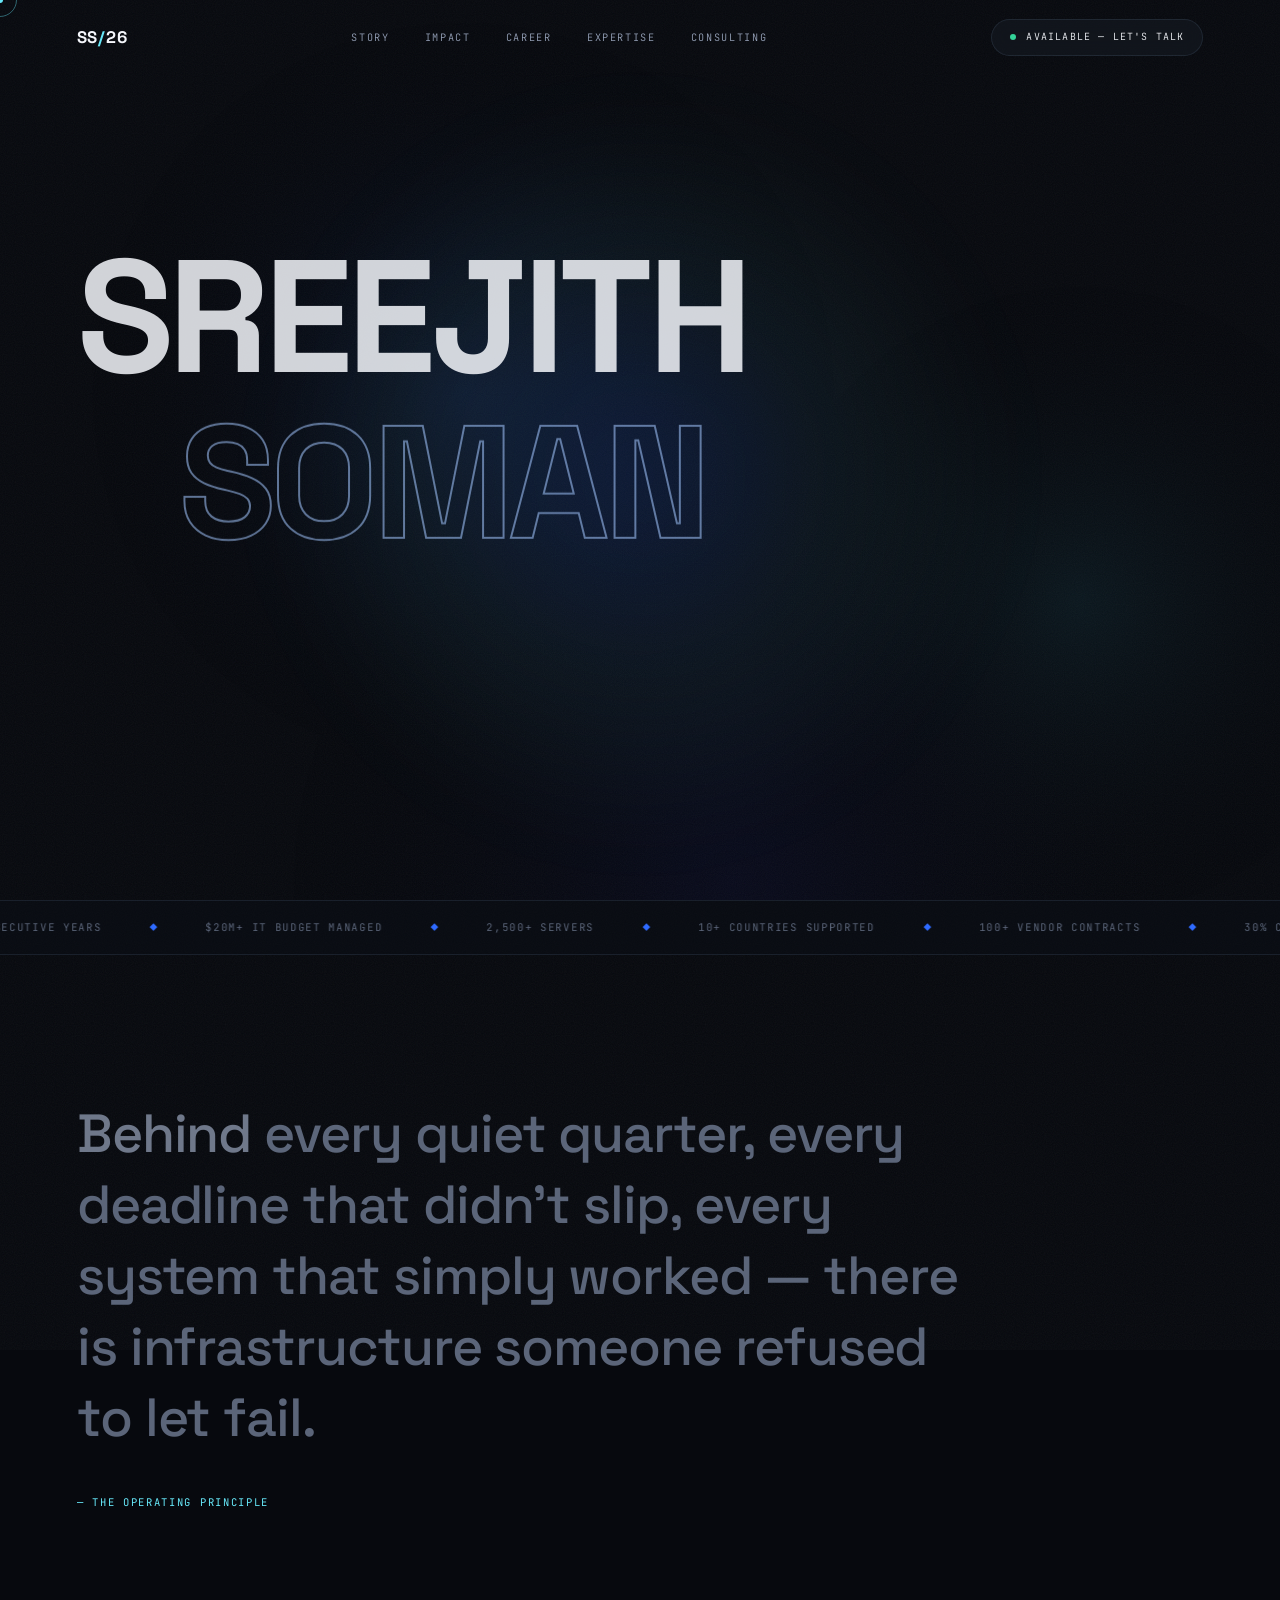
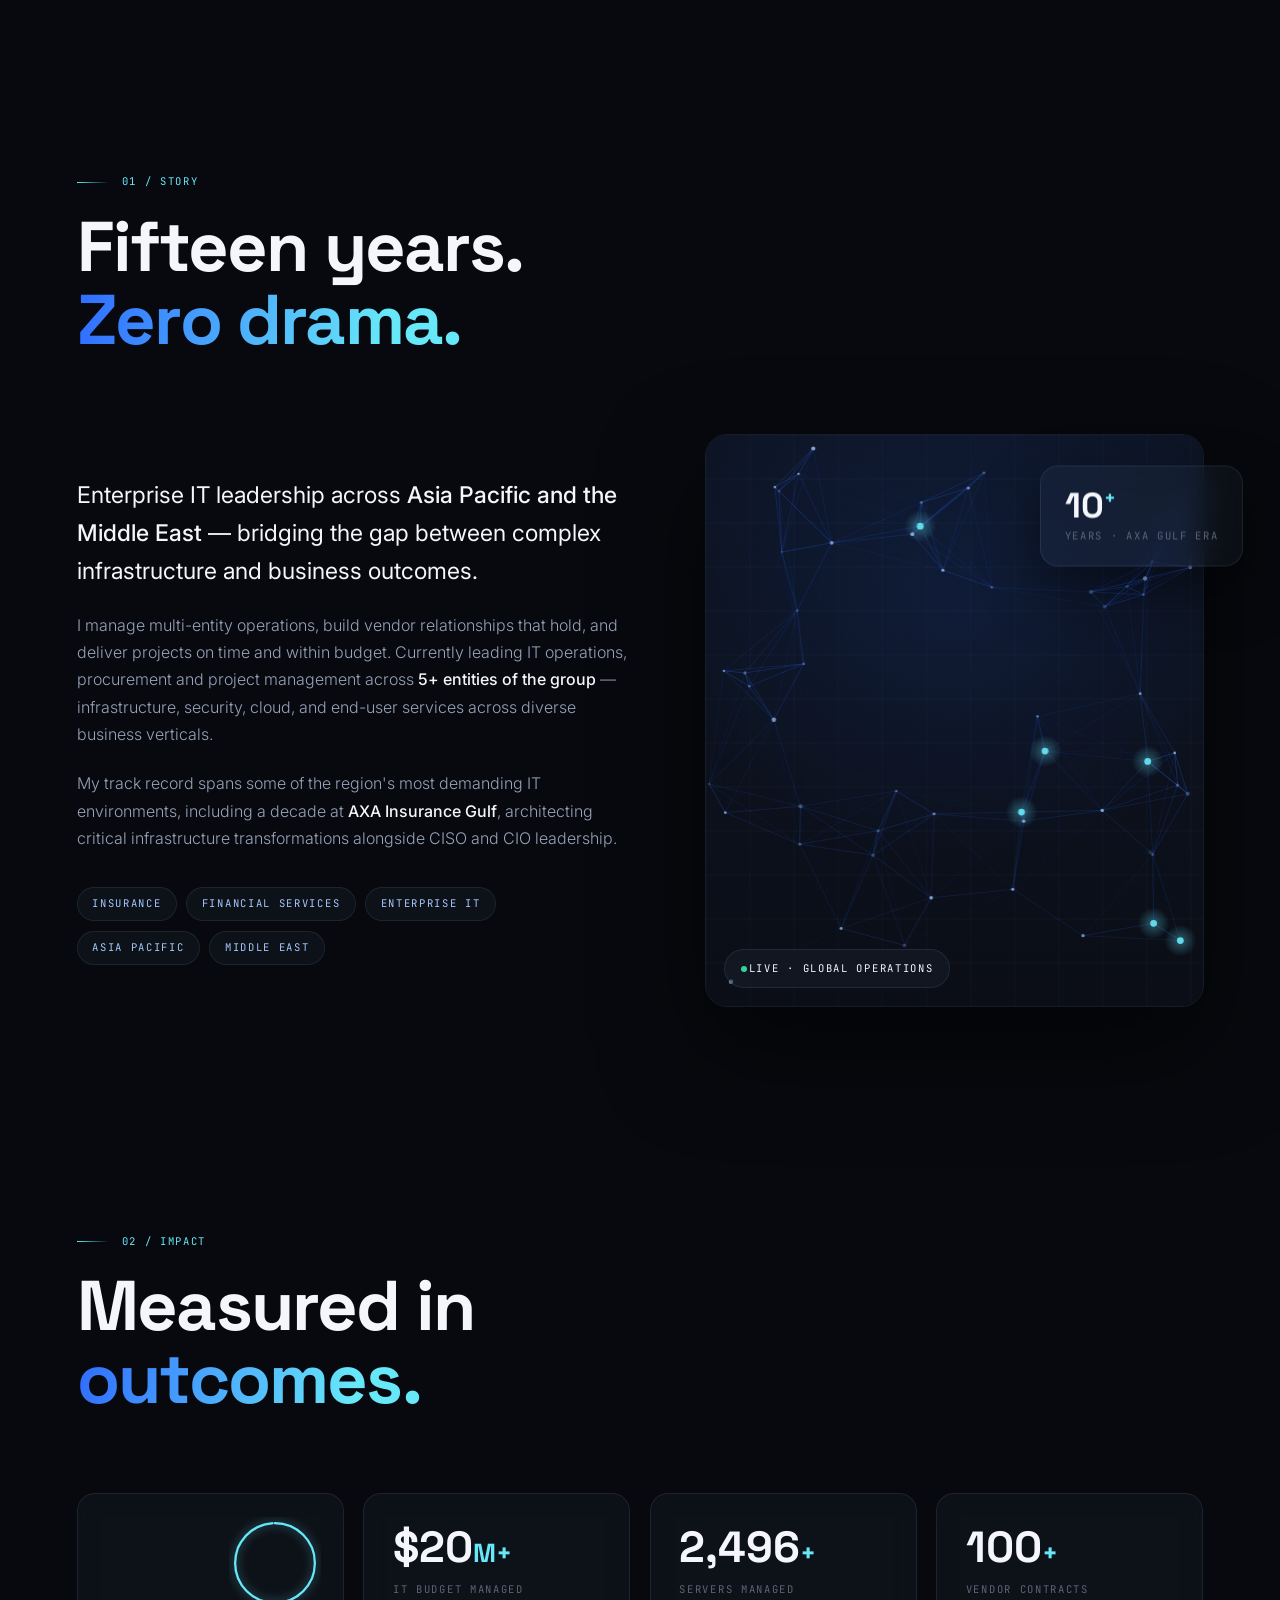
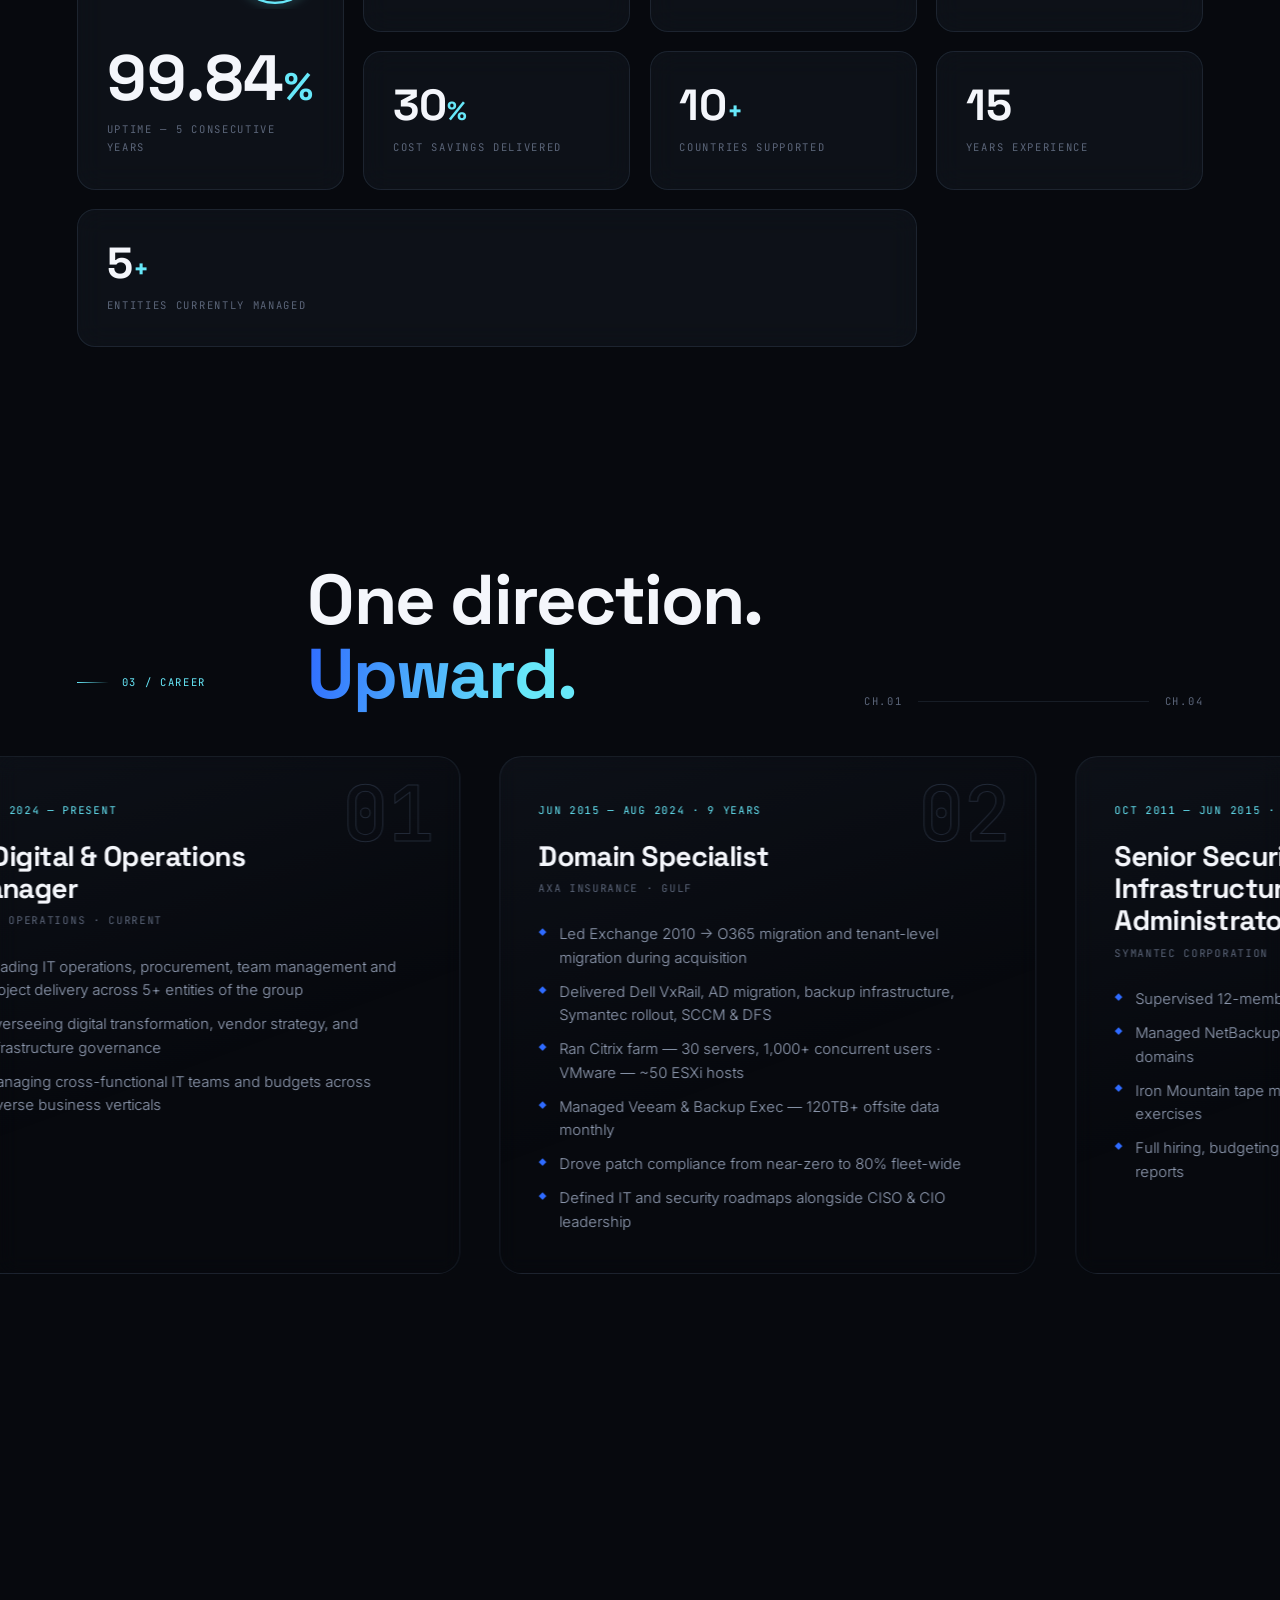
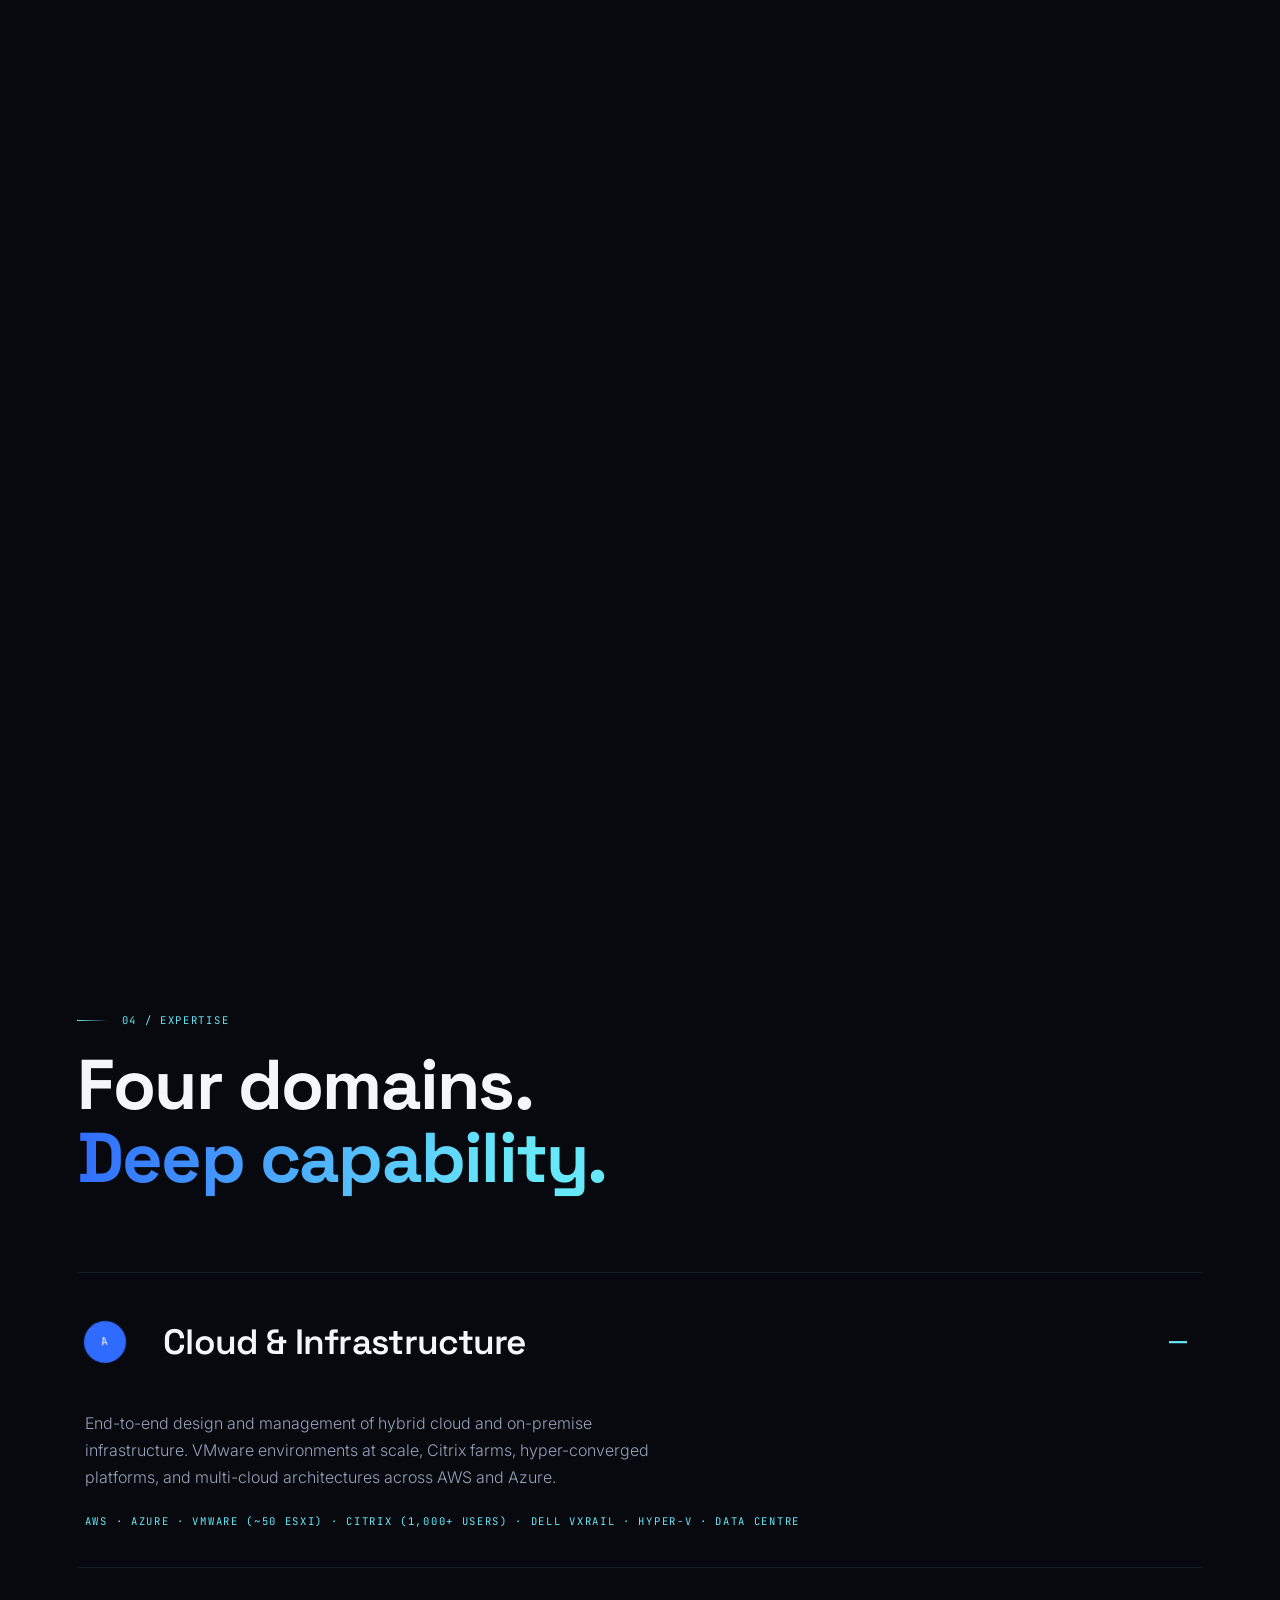
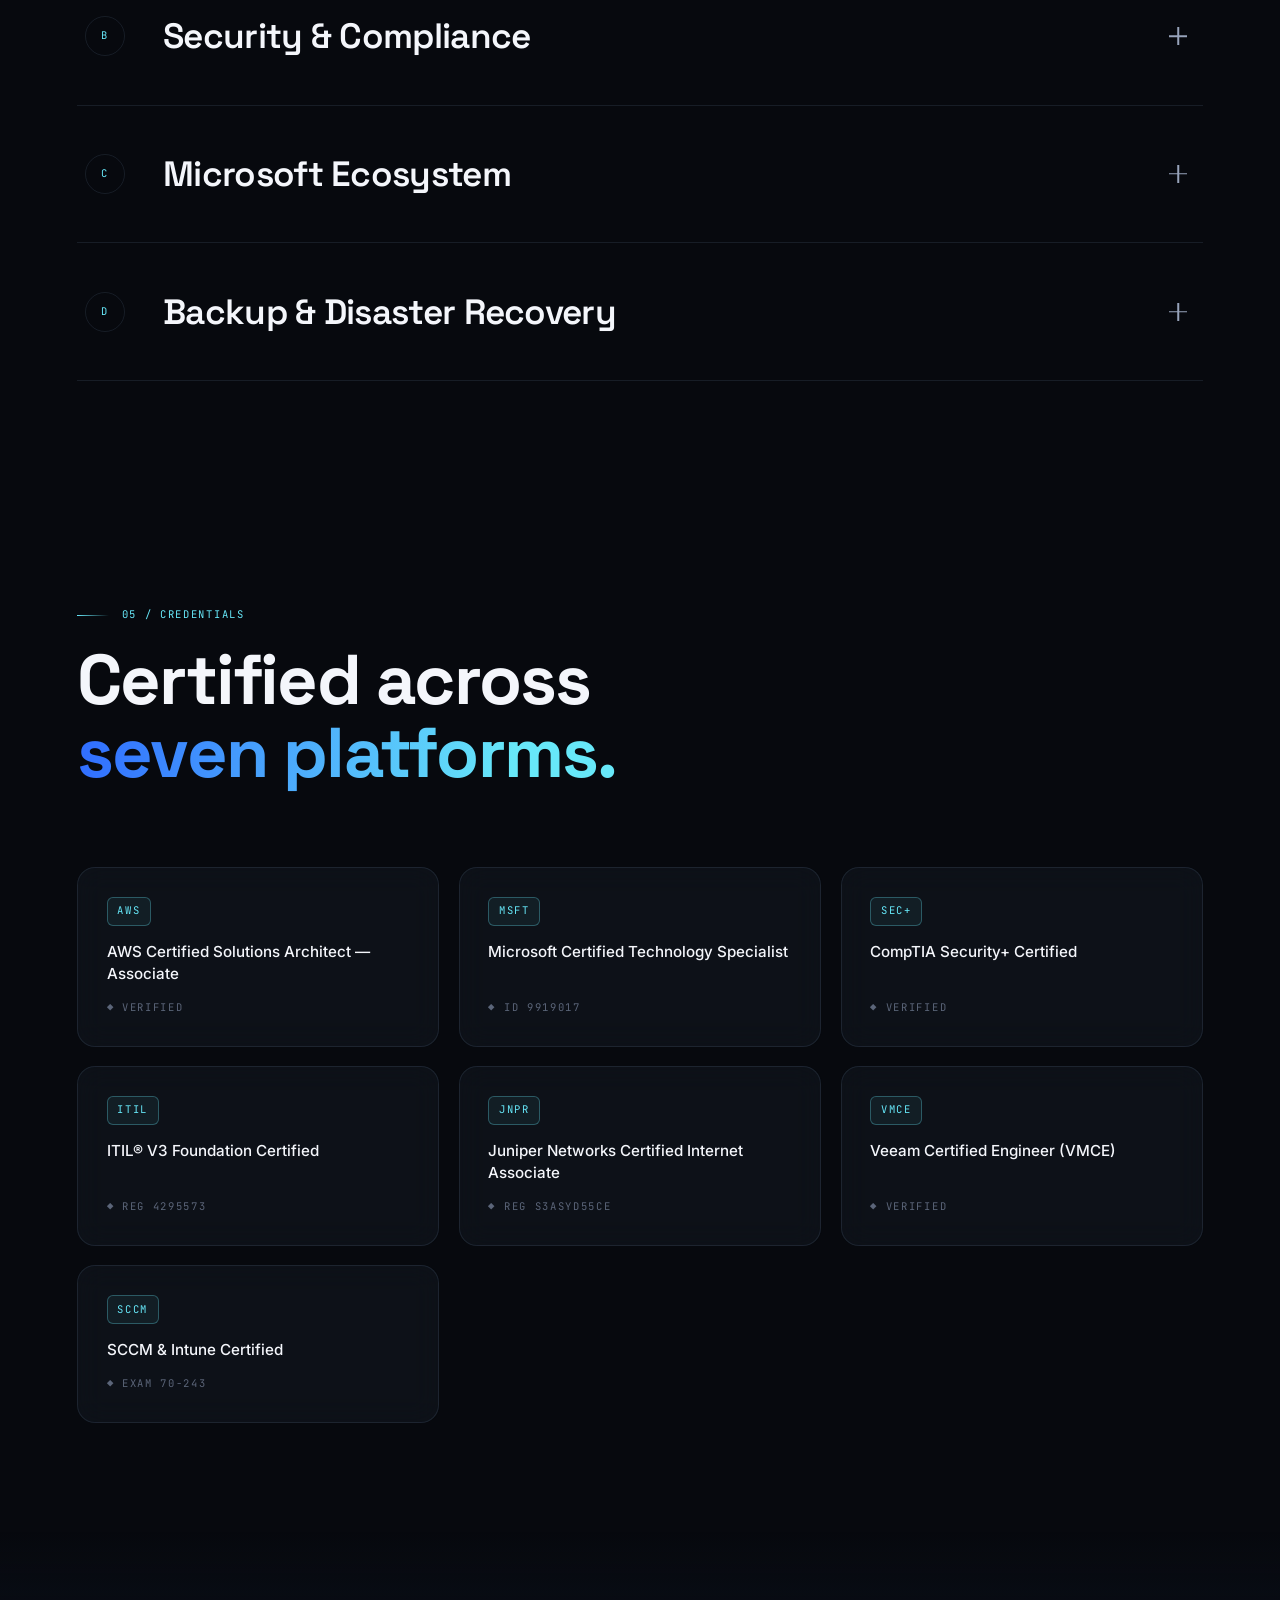
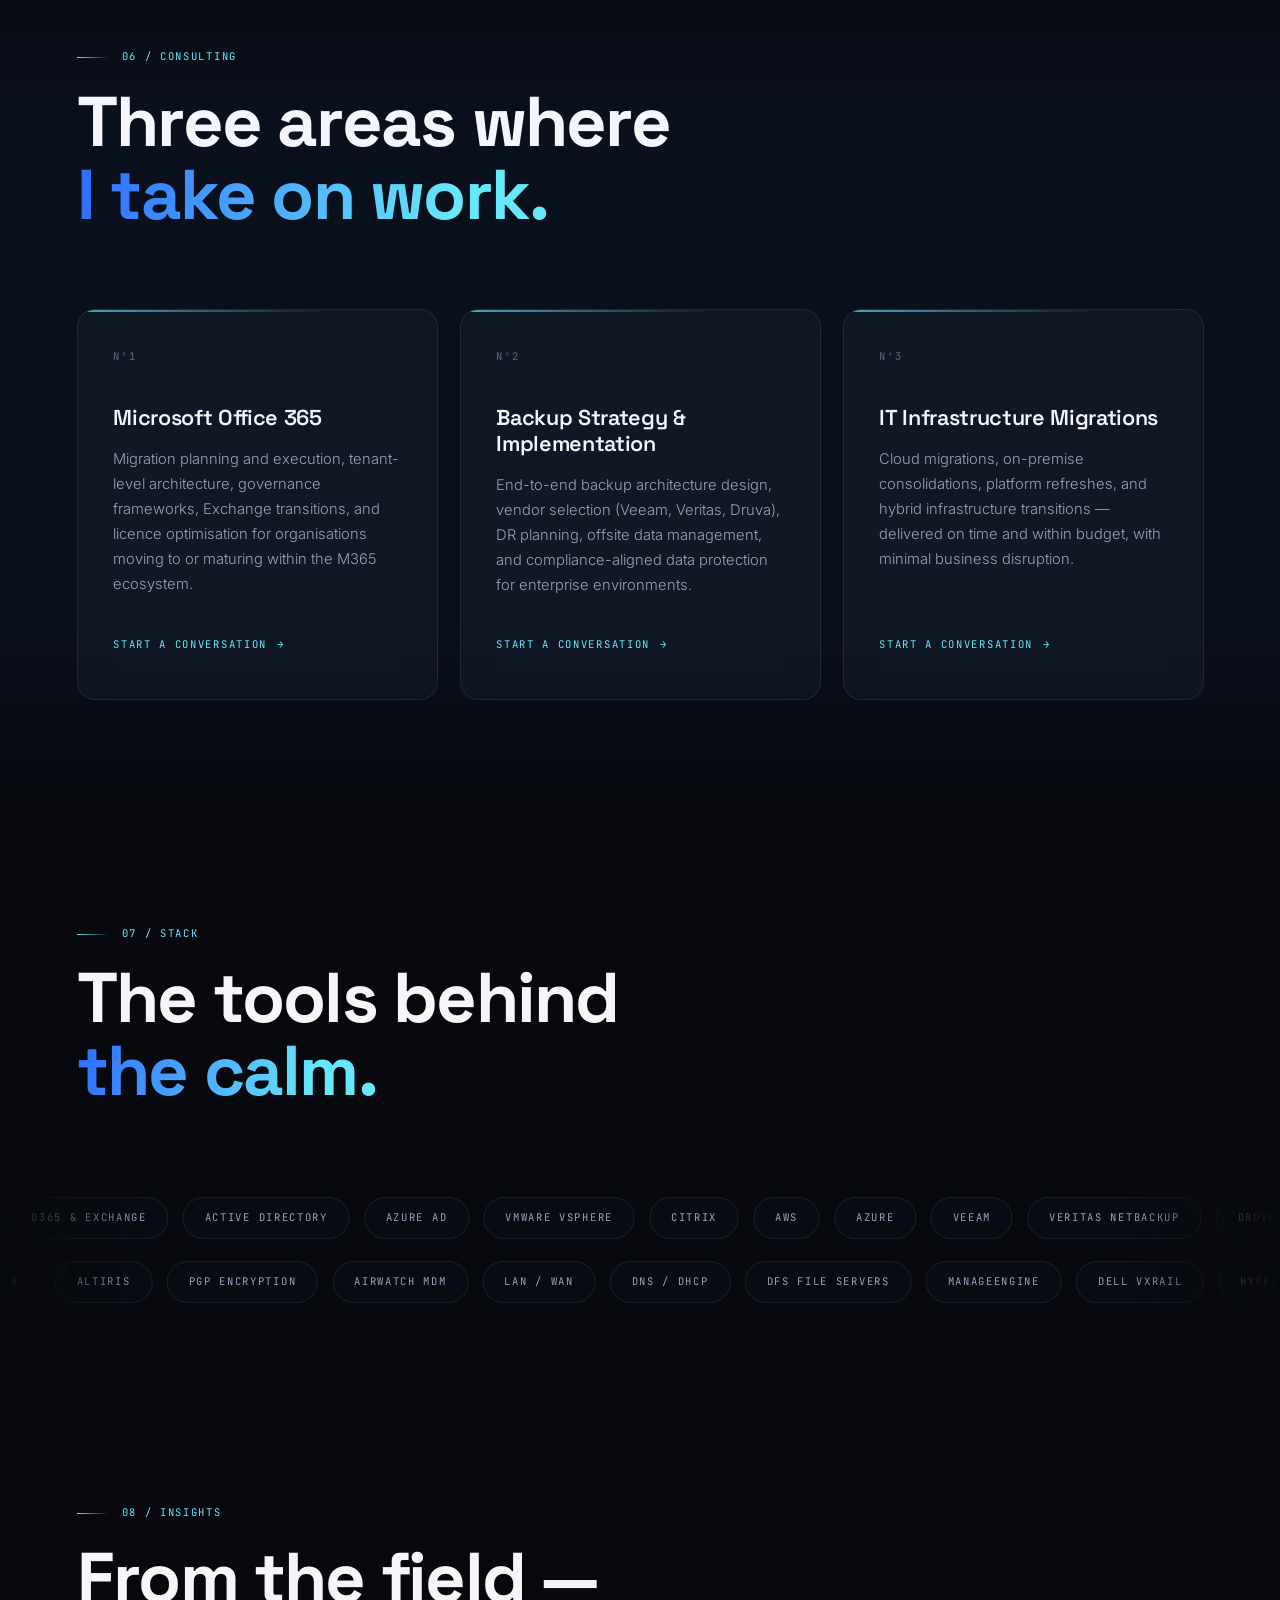
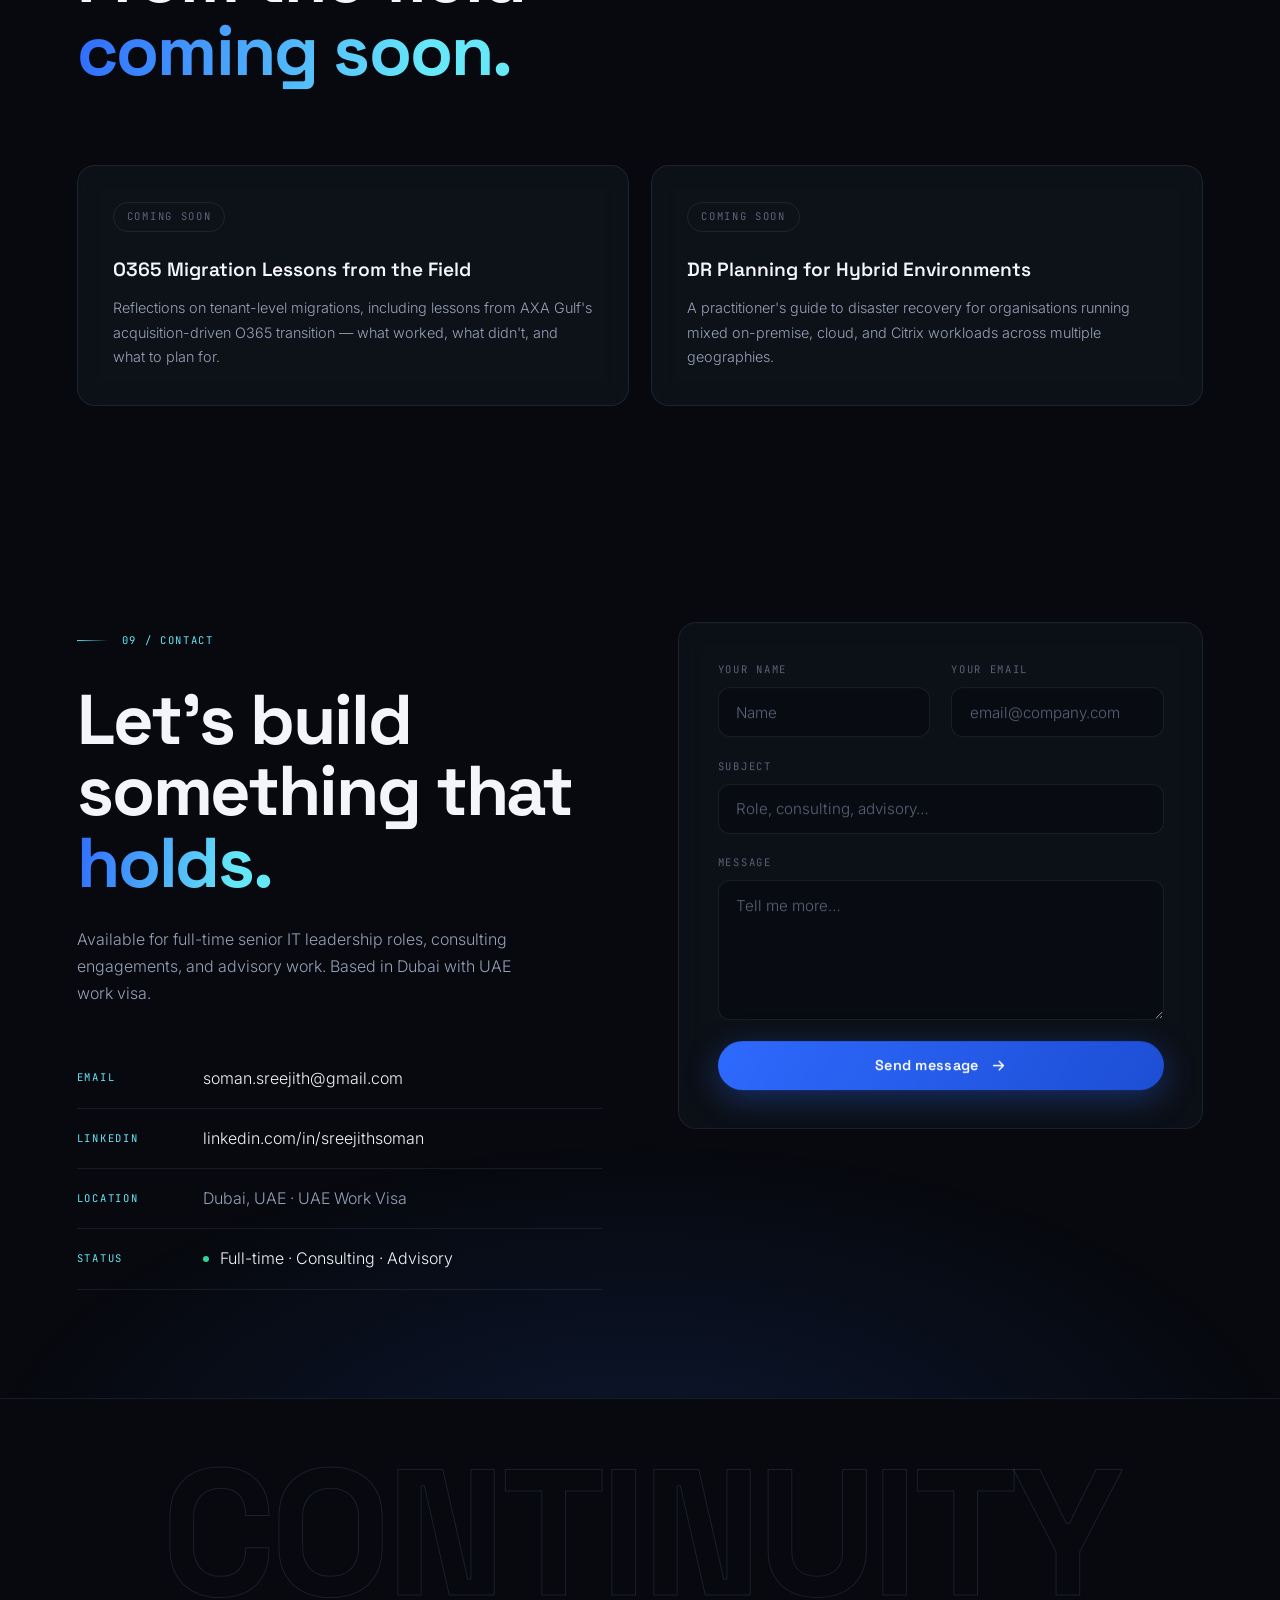
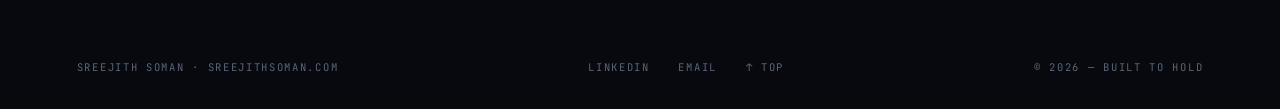
<file: src/index3.html>
<!DOCTYPE html>
<html lang="en">
<head>
<meta charset="UTF-8">
<meta name="viewport" content="width=device-width, initial-scale=1.0">
<title>Sreejith Soman — IT Digital &amp; Operations Leader · Dubai</title>
<meta name="description" content="Sreejith Soman — 15 years of enterprise IT leadership across Asia Pacific and the Middle East. IT Digital & Operations Manager in Dubai. Cloud, security, infrastructure and digital transformation at scale.">
<meta name="author" content="Sreejith Soman">
<meta property="og:title" content="Sreejith Soman — IT Digital & Operations Leader">
<meta property="og:description" content="I turn IT complexity into business continuity. 15 years of enterprise IT leadership across APAC and the Middle East.">
<meta property="og:type" content="website">
<meta property="og:url" content="https://sreejithsoman.com">
<meta property="og:image" content="assets/portrait.jpg">
<link rel="canonical" href="https://sreejithsoman.com">
<link rel="preconnect" href="https://fonts.googleapis.com">
<link rel="preconnect" href="https://fonts.gstatic.com" crossorigin>
<link href="https://fonts.googleapis.com/css2?family=Space+Grotesk:wght@400;500;600;700&family=Inter:wght@300;400;500;600&family=JetBrains+Mono:wght@400;500&display=swap" rel="stylesheet">
<link rel="stylesheet" href="css/styles.css">
<script type="application/ld+json">
{
  "@context": "https://schema.org",
  "@type": "Person",
  "name": "Sreejith Soman",
  "jobTitle": "IT Digital & Operations Manager",
  "email": "mailto:soman.sreejith@gmail.com",
  "url": "https://sreejithsoman.com",
  "sameAs": ["https://www.linkedin.com/in/sreejithsoman/"],
  "address": { "@type": "PostalAddress", "addressLocality": "Dubai", "addressCountry": "AE" }
}
</script>
</head>
<body data-loading>

<!-- ═══ PRELOADER ═══ -->
<div class="preloader" id="preloader" aria-hidden="true">
  <div class="preloader-inner">
    <div class="preloader-line"><span class="preloader-word">SYSTEMS</span></div>
    <div class="preloader-line"><span class="preloader-word">ONLINE</span></div>
    <div class="preloader-meter"><span class="preloader-meter-fill" id="preloader-fill"></span></div>
    <div class="preloader-pct mono" id="preloader-pct">00</div>
  </div>
</div>

<!-- ═══ LIVING BACKGROUND ═══ -->
<canvas id="aurora" class="aurora" aria-hidden="true"></canvas>
<div class="noise" aria-hidden="true"></div>

<!-- ═══ CURSOR ═══ -->
<div class="cursor-dot" id="cursor-dot" aria-hidden="true"></div>
<div class="cursor-ring" id="cursor-ring" aria-hidden="true"></div>

<!-- ═══ SCROLL PROGRESS ═══ -->
<div class="scroll-progress" id="scroll-progress" aria-hidden="true"></div>

<!-- ═══ NAV ═══ -->
<header class="nav" id="nav">
  <a href="#top" class="nav-logo" data-magnetic>SS<span>/</span>26</a>
  <nav class="nav-links" aria-label="Primary">
    <a href="#about" data-cursor>Story</a>
    <a href="#numbers" data-cursor>Impact</a>
    <a href="#career" data-cursor>Career</a>
    <a href="#expertise" data-cursor>Expertise</a>
    <a href="#consulting" data-cursor>Consulting</a>
  </nav>
  <a href="#contact" class="nav-cta" data-magnetic>
    <span class="nav-cta-pulse" aria-hidden="true"></span>Available — let's talk
  </a>
  <button class="nav-burger" id="nav-burger" aria-label="Open menu" aria-expanded="false">
    <span></span><span></span>
  </button>
</header>

<!-- Mobile menu -->
<div class="mobile-menu" id="mobile-menu" aria-hidden="true">
  <nav aria-label="Mobile">
    <a href="#about">Story</a>
    <a href="#numbers">Impact</a>
    <a href="#career">Career</a>
    <a href="#expertise">Expertise</a>
    <a href="#consulting">Consulting</a>
    <a href="#contact">Contact</a>
  </nav>
  <div class="mobile-menu-meta mono">Dubai, UAE · soman.sreejith@gmail.com</div>
</div>

<main id="top">

<!-- ═══ HERO ═══ -->
<section class="hero" id="hero">
  <div class="hero-glow" id="hero-glow" aria-hidden="true"></div>

  <div class="hero-frame">
    <div class="hero-eyebrow mono" data-hero-fade>
      <span class="hero-eyebrow-dot" aria-hidden="true"></span>
      IT DIGITAL &amp; OPERATIONS MANAGER — DUBAI, UAE
    </div>

    <h1 class="hero-title" aria-label="Sreejith Soman">
      <span class="hero-title-row"><span class="hero-title-line" data-hero-line>SREEJITH</span></span>
      <span class="hero-title-row hero-title-row-2">
        <span class="hero-title-line hero-title-outline" data-hero-line>SOMAN</span>
      </span>
    </h1>

    <div class="hero-lower">
      <p class="hero-statement" data-hero-fade>
        I turn IT complexity into <em>business continuity</em> —
        fifteen years of enterprise leadership across Asia&nbsp;Pacific and the Middle&nbsp;East.
      </p>
      <div class="hero-actions" data-hero-fade>
        <a href="#career" class="btn btn-primary" data-magnetic>
          <span>Explore the record</span>
          <svg viewBox="0 0 24 24" aria-hidden="true"><path d="M5 12h14M13 6l6 6-6 6" fill="none" stroke="currentColor" stroke-width="2" stroke-linecap="round" stroke-linejoin="round"/></svg>
        </a>
        <a href="assets/Sreejith-Soman-CV.pdf" class="btn btn-ghost" data-magnetic download>
          <span>Download CV</span>
        </a>
      </div>
    </div>
  </div>

  <!-- Portrait: layered, masked reveal -->
  <figure class="hero-portrait" id="hero-portrait" data-tilt>
    <div class="hero-portrait-mask">
      <img src="assets/portrait.jpg" alt="Sreejith Soman" width="853" height="1280" fetchpriority="high">
      <div class="hero-portrait-scan" aria-hidden="true"></div>
    </div>
    <figcaption class="hero-portrait-chip glass mono" data-hero-fade>
      <span class="chip-pulse" aria-hidden="true"></span>99.99% UPTIME · 5 YRS
    </figcaption>
    <div class="hero-portrait-chip hero-portrait-chip-2 glass mono" data-hero-fade>$20M+ BUDGET MANAGED</div>
  </figure>

  <div class="hero-scroll mono" data-hero-fade aria-hidden="true">
    <span>SCROLL</span>
    <span class="hero-scroll-track"><span class="hero-scroll-thumb"></span></span>
  </div>
</section>

<!-- ═══ TICKER ═══ -->
<div class="ticker" aria-hidden="true">
  <div class="ticker-track" id="ticker-track">
    <span class="mono">99.99% UPTIME — FIVE CONSECUTIVE YEARS</span><i>◆</i>
    <span class="mono">$20M+ IT BUDGET MANAGED</span><i>◆</i>
    <span class="mono">2,500+ SERVERS</span><i>◆</i>
    <span class="mono">10+ COUNTRIES SUPPORTED</span><i>◆</i>
    <span class="mono">100+ VENDOR CONTRACTS</span><i>◆</i>
    <span class="mono">30% COST SAVINGS DELIVERED</span><i>◆</i>
  </div>
</div>

<!-- ═══ MANIFESTO ═══ -->
<section class="manifesto" id="about">
  <p class="manifesto-text" id="manifesto-text">
    Behind every quiet quarter, every deadline that didn't slip, every system that simply worked — there is infrastructure someone refused to let fail.
  </p>
  <div class="manifesto-sig mono" data-reveal>— THE OPERATING PRINCIPLE</div>
</section>

<!-- ═══ STORY / ABOUT ═══ -->
<section class="story">
  <div class="section-head" data-reveal>
    <span class="section-tag mono">01 / STORY</span>
    <h2 class="section-title">Fifteen years.<br><span class="accent-grad">Zero drama.</span></h2>
  </div>

  <div class="story-grid">
    <div class="story-body">
      <p class="story-lead" data-reveal>Enterprise IT leadership across <strong>Asia Pacific and the Middle East</strong> — bridging the gap between complex infrastructure and business outcomes.</p>
      <p data-reveal>I manage multi-entity operations, build vendor relationships that hold, and deliver projects on time and within budget. Currently leading IT operations, procurement and project management across <strong>5+ entities of the group</strong> — infrastructure, security, cloud, and end-user services across diverse business verticals.</p>
      <p data-reveal>My track record spans some of the region's most demanding IT environments, including a decade at <strong>AXA Insurance Gulf</strong>, architecting critical infrastructure transformations alongside CISO and CIO leadership.</p>
      <ul class="story-tags" data-reveal>
        <li class="mono">INSURANCE</li>
        <li class="mono">FINANCIAL SERVICES</li>
        <li class="mono">ENTERPRISE IT</li>
        <li class="mono">ASIA PACIFIC</li>
        <li class="mono">MIDDLE EAST</li>
      </ul>
    </div>

    <figure class="story-media" data-reveal data-tilt>
      <div class="story-media-frame">
        <canvas id="network-canvas" aria-label="Abstract animated network of connected infrastructure nodes" role="img"></canvas>
      </div>
      <figcaption class="story-media-chip glass mono"><span class="chip-pulse" aria-hidden="true"></span>LIVE · GLOBAL OPERATIONS</figcaption>
      <div class="story-media-card glass" data-float>
        <span class="story-media-card-num">10<sup>+</sup></span>
        <span class="mono">YEARS · AXA GULF ERA</span>
      </div>
    </figure>
  </div>
</section>

<!-- ═══ NUMBERS ═══ -->
<section class="numbers" id="numbers">
  <div class="section-head" data-reveal>
    <span class="section-tag mono">02 / IMPACT</span>
    <h2 class="section-title">Measured in<br><span class="accent-grad">outcomes.</span></h2>
  </div>

  <div class="numbers-grid">
    <article class="num-card num-card-hero glass" data-reveal>
      <svg class="num-ring" viewBox="0 0 120 120" aria-hidden="true">
        <circle cx="60" cy="60" r="52" class="num-ring-track"/>
        <circle cx="60" cy="60" r="52" class="num-ring-fill" data-ring="99.99"/>
      </svg>
      <div class="num-card-value"><span data-count="99.99" data-decimals="2">0</span><em>%</em></div>
      <div class="num-card-label mono">UPTIME — 5 CONSECUTIVE YEARS</div>
    </article>

    <article class="num-card glass" data-reveal>
      <div class="num-card-value">$<span data-count="20">0</span><em>M+</em></div>
      <div class="num-card-label mono">IT BUDGET MANAGED</div>
    </article>
    <article class="num-card glass" data-reveal>
      <div class="num-card-value"><span data-count="2500">0</span><em>+</em></div>
      <div class="num-card-label mono">SERVERS MANAGED</div>
    </article>
    <article class="num-card glass" data-reveal>
      <div class="num-card-value"><span data-count="100">0</span><em>+</em></div>
      <div class="num-card-label mono">VENDOR CONTRACTS</div>
    </article>
    <article class="num-card glass" data-reveal>
      <div class="num-card-value"><span data-count="30">0</span><em>%</em></div>
      <div class="num-card-label mono">COST SAVINGS DELIVERED</div>
    </article>
    <article class="num-card glass" data-reveal>
      <div class="num-card-value"><span data-count="10">0</span><em>+</em></div>
      <div class="num-card-label mono">COUNTRIES SUPPORTED</div>
    </article>
    <article class="num-card glass" data-reveal>
      <div class="num-card-value"><span data-count="15">0</span></div>
      <div class="num-card-label mono">YEARS EXPERIENCE</div>
    </article>
    <article class="num-card glass" data-reveal>
      <div class="num-card-value"><span data-count="5">0</span><em>+</em></div>
      <div class="num-card-label mono">ENTITIES CURRENTLY MANAGED</div>
    </article>
  </div>
</section>

<!-- ═══ CAREER — PINNED HORIZONTAL ═══ -->
<section class="career" id="career">
  <div class="career-pin" id="career-pin">
    <div class="career-head">
      <span class="section-tag mono">03 / CAREER</span>
      <h2 class="section-title">One direction.<br><span class="accent-grad">Upward.</span></h2>
      <div class="career-progress mono" aria-hidden="true">
        <span id="career-chapter">CH.01</span>
        <span class="career-progress-track"><span class="career-progress-fill" id="career-fill"></span></span>
        <span>CH.04</span>
      </div>
    </div>

    <div class="career-track" id="career-track">

      <article class="career-panel">
        <div class="career-panel-index mono" aria-hidden="true">01</div>
        <div class="career-panel-period mono"><span class="chip-pulse" aria-hidden="true"></span>AUG 2024 — PRESENT</div>
        <h3 class="career-panel-role">IT Digital &amp; Operations Manager</h3>
        <div class="career-panel-org mono">GROUP OPERATIONS · CURRENT</div>
        <ul class="career-panel-list">
          <li>Leading IT operations, procurement, team management and project delivery across 5+ entities of the group</li>
          <li>Overseeing digital transformation, vendor strategy, and infrastructure governance</li>
          <li>Managing cross-functional IT teams and budgets across diverse business verticals</li>
        </ul>
      </article>

      <article class="career-panel">
        <div class="career-panel-index mono" aria-hidden="true">02</div>
        <div class="career-panel-period mono">JUN 2015 — AUG 2024 · 9 YEARS</div>
        <h3 class="career-panel-role">Domain Specialist</h3>
        <div class="career-panel-org mono">AXA INSURANCE · GULF</div>
        <ul class="career-panel-list">
          <li>Led Exchange 2010 → O365 migration and tenant-level migration during acquisition</li>
          <li>Delivered Dell VxRail, AD migration, backup infrastructure, Symantec rollout, SCCM &amp; DFS</li>
          <li>Ran Citrix farm — 30 servers, 1,000+ concurrent users · VMware — ~50 ESXi hosts</li>
          <li>Managed Veeam &amp; Backup Exec — 120TB+ offsite data monthly</li>
          <li>Drove patch compliance from near-zero to 80% fleet-wide</li>
          <li>Defined IT and security roadmaps alongside CISO &amp; CIO leadership</li>
        </ul>
      </article>

      <article class="career-panel">
        <div class="career-panel-index mono" aria-hidden="true">03</div>
        <div class="career-panel-period mono">OCT 2011 — JUN 2015 · 4 YEARS</div>
        <h3 class="career-panel-role">Senior Security Infrastructure Administrator</h3>
        <div class="career-panel-org mono">SYMANTEC CORPORATION</div>
        <ul class="career-panel-list">
          <li>Supervised 12-member Infrastructure Service Desk team</li>
          <li>Managed NetBackup 7.5 — 3,000+ backup policies across 3 domains</li>
          <li>Iron Mountain tape management and disaster recovery exercises</li>
          <li>Full hiring, budgeting and performance ownership for direct reports</li>
        </ul>
      </article>

      <article class="career-panel">
        <div class="career-panel-index mono" aria-hidden="true">04</div>
        <div class="career-panel-period mono">AUG 2008 — SEP 2011 · 3 YEARS</div>
        <h3 class="career-panel-role">System Engineer / Technical Support Engineer</h3>
        <div class="career-panel-org mono">CSS CORP</div>
        <ul class="career-panel-list">
          <li>Service Desk support for Carestream Health, Blackboard and Splice Telecom</li>
          <li>Netgear technical support — SOHO routers, wireless adapters, storage</li>
        </ul>
      </article>

    </div>
  </div>
</section>

<!-- ═══ EXPERTISE ═══ -->
<section class="expertise" id="expertise">
  <canvas class="constellation" id="constellation" aria-hidden="true"></canvas>
  <div class="section-head" data-reveal>
    <span class="section-tag mono">04 / EXPERTISE</span>
    <h2 class="section-title">Four domains.<br><span class="accent-grad">Deep capability.</span></h2>
  </div>

  <div class="expertise-stack">
    <article class="exp-row" data-reveal data-exp>
      <div class="exp-row-head">
        <span class="exp-row-index mono">A</span>
        <h3>Cloud &amp; Infrastructure</h3>
        <span class="exp-row-toggle" aria-hidden="true"></span>
      </div>
      <div class="exp-row-body">
        <p>End-to-end design and management of hybrid cloud and on-premise infrastructure. VMware environments at scale, Citrix farms, hyper-converged platforms, and multi-cloud architectures across AWS and Azure.</p>
        <div class="exp-row-tools mono">AWS · AZURE · VMWARE (~50 ESXI) · CITRIX (1,000+ USERS) · DELL VXRAIL · HYPER-V · DATA CENTRE</div>
      </div>
    </article>

    <article class="exp-row" data-reveal data-exp>
      <div class="exp-row-head">
        <span class="exp-row-index mono">B</span>
        <h3>Security &amp; Compliance</h3>
        <span class="exp-row-toggle" aria-hidden="true"></span>
      </div>
      <div class="exp-row-body">
        <p>Endpoint protection, encryption, and compliance roadmaps delivered with CISO and CIO teams. Security architecture for enterprise environments spanning thousands of endpoints and regulatory obligations.</p>
        <div class="exp-row-tools mono">SYMANTEC SEP · PGP ENCRYPTION · COMPTIA SECURITY+ · ITIL V3 · JNCIA · ISO ALIGNMENT</div>
      </div>
    </article>

    <article class="exp-row" data-reveal data-exp>
      <div class="exp-row-head">
        <span class="exp-row-index mono">C</span>
        <h3>Microsoft Ecosystem</h3>
        <span class="exp-row-toggle" aria-hidden="true"></span>
      </div>
      <div class="exp-row-body">
        <p>Full-stack Microsoft delivery — Exchange migrations to O365, Active Directory architecture, SCCM/Intune fleet management, and Azure AD integration across large enterprises.</p>
        <div class="exp-row-tools mono">O365 · EXCHANGE · ACTIVE DIRECTORY · AZURE AD · SCCM · INTUNE · AIRWATCH MDM</div>
      </div>
    </article>

    <article class="exp-row" data-reveal data-exp>
      <div class="exp-row-head">
        <span class="exp-row-index mono">D</span>
        <h3>Backup &amp; Disaster Recovery</h3>
        <span class="exp-row-toggle" aria-hidden="true"></span>
      </div>
      <div class="exp-row-body">
        <p>Enterprise backup infrastructure at scale — 120TB+ monthly offsite data, multi-platform management, and disaster recovery exercises across critical business systems.</p>
        <div class="exp-row-tools mono">VEEAM · VERITAS NETBACKUP · DRUVA · HP DP · BACKUP EXEC · IRON MOUNTAIN · DR PLANNING</div>
      </div>
    </article>
  </div>
</section>

<!-- ═══ CERTIFICATIONS ═══ -->
<section class="certs" id="certs">
  <div class="section-head" data-reveal>
    <span class="section-tag mono">05 / CREDENTIALS</span>
    <h2 class="section-title">Certified across<br><span class="accent-grad">seven platforms.</span></h2>
  </div>

  <div class="certs-grid">
    <article class="cert glass" data-reveal><span class="cert-stamp mono">AWS</span><h3>AWS Certified Solutions Architect — Associate</h3><span class="cert-verify mono">◆ VERIFIED</span></article>
    <article class="cert glass" data-reveal><span class="cert-stamp mono">MSFT</span><h3>Microsoft Certified Technology Specialist</h3><span class="cert-verify mono">◆ ID 9919017</span></article>
    <article class="cert glass" data-reveal><span class="cert-stamp mono">SEC+</span><h3>CompTIA Security+ Certified</h3><span class="cert-verify mono">◆ VERIFIED</span></article>
    <article class="cert glass" data-reveal><span class="cert-stamp mono">ITIL</span><h3>ITIL® V3 Foundation Certified</h3><span class="cert-verify mono">◆ REG 4295573</span></article>
    <article class="cert glass" data-reveal><span class="cert-stamp mono">JNPR</span><h3>Juniper Networks Certified Internet Associate</h3><span class="cert-verify mono">◆ REG S3ASYD55CE</span></article>
    <article class="cert glass" data-reveal><span class="cert-stamp mono">VMCE</span><h3>Veeam Certified Engineer (VMCE)</h3><span class="cert-verify mono">◆ VERIFIED</span></article>
    <article class="cert glass" data-reveal><span class="cert-stamp mono">SCCM</span><h3>SCCM &amp; Intune Certified</h3><span class="cert-verify mono">◆ EXAM 70-243</span></article>
  </div>
</section>

<!-- ═══ CONSULTING ═══ -->
<section class="consulting" id="consulting">
  <div class="section-head" data-reveal>
    <span class="section-tag mono">06 / CONSULTING</span>
    <h2 class="section-title">Three areas where<br><span class="accent-grad">I take on work.</span></h2>
  </div>

  <div class="consult-grid">
    <article class="consult-card glass" data-reveal data-tilt>
      <span class="consult-num mono">Nº1</span>
      <h3>Microsoft Office 365</h3>
      <p>Migration planning and execution, tenant-level architecture, governance frameworks, Exchange transitions, and licence optimisation for organisations moving to or maturing within the M365 ecosystem.</p>
      <a href="mailto:soman.sreejith@gmail.com?subject=O365%20Consulting" class="consult-link mono" data-magnetic>START A CONVERSATION <span aria-hidden="true">→</span></a>
    </article>
    <article class="consult-card glass" data-reveal data-tilt>
      <span class="consult-num mono">Nº2</span>
      <h3>Backup Strategy &amp; Implementation</h3>
      <p>End-to-end backup architecture design, vendor selection (Veeam, Veritas, Druva), DR planning, offsite data management, and compliance-aligned data protection for enterprise environments.</p>
      <a href="mailto:soman.sreejith@gmail.com?subject=Backup%20Consulting" class="consult-link mono" data-magnetic>START A CONVERSATION <span aria-hidden="true">→</span></a>
    </article>
    <article class="consult-card glass" data-reveal data-tilt>
      <span class="consult-num mono">Nº3</span>
      <h3>IT Infrastructure Migrations</h3>
      <p>Cloud migrations, on-premise consolidations, platform refreshes, and hybrid infrastructure transitions — delivered on time and within budget, with minimal business disruption.</p>
      <a href="mailto:soman.sreejith@gmail.com?subject=Migration%20Consulting" class="consult-link mono" data-magnetic>START A CONVERSATION <span aria-hidden="true">→</span></a>
    </article>
  </div>
</section>

<!-- ═══ TECH MARQUEE ═══ -->
<section class="stack" id="stack" aria-label="Tech stack">
  <div class="section-head" data-reveal>
    <span class="section-tag mono">07 / STACK</span>
    <h2 class="section-title">The tools behind<br><span class="accent-grad">the calm.</span></h2>
  </div>
  <div class="stack-marquee" data-direction="left" aria-hidden="false">
    <div class="stack-row">
      <span class="mono">SCCM &amp; INTUNE</span><span class="mono">O365 &amp; EXCHANGE</span><span class="mono">ACTIVE DIRECTORY</span><span class="mono">AZURE AD</span><span class="mono">VMWARE VSPHERE</span><span class="mono">CITRIX</span><span class="mono">AWS</span><span class="mono">AZURE</span><span class="mono">VEEAM</span><span class="mono">VERITAS NETBACKUP</span><span class="mono">DRUVA</span><span class="mono">HP DATA PROTECTOR</span><span class="mono">SYMANTEC SEP</span>
    </div>
  </div>
  <div class="stack-marquee" data-direction="right">
    <div class="stack-row">
      <span class="mono">PGP ENCRYPTION</span><span class="mono">AIRWATCH MDM</span><span class="mono">LAN / WAN</span><span class="mono">DNS / DHCP</span><span class="mono">DFS FILE SERVERS</span><span class="mono">MANAGEENGINE</span><span class="mono">DELL VXRAIL</span><span class="mono">HYPER-V</span><span class="mono">DATA CENTRE</span><span class="mono">ITIL V3</span><span class="mono">NETBACKUP 7.5</span><span class="mono">IRON MOUNTAIN</span><span class="mono">ALTIRIS</span>
    </div>
  </div>
</section>

<!-- ═══ INSIGHTS ═══ -->
<section class="insights" id="insights">
  <div class="section-head" data-reveal>
    <span class="section-tag mono">08 / INSIGHTS</span>
    <h2 class="section-title">From the field —<br><span class="accent-grad">coming soon.</span></h2>
  </div>
  <div class="insights-grid">
    <article class="insight glass" data-reveal>
      <span class="insight-pill mono">COMING SOON</span>
      <h3>O365 Migration Lessons from the Field</h3>
      <p>Reflections on tenant-level migrations, including lessons from AXA Gulf's acquisition-driven O365 transition — what worked, what didn't, and what to plan for.</p>
    </article>
    <article class="insight glass" data-reveal>
      <span class="insight-pill mono">COMING SOON</span>
      <h3>DR Planning for Hybrid Environments</h3>
      <p>A practitioner's guide to disaster recovery for organisations running mixed on-premise, cloud, and Citrix workloads across multiple geographies.</p>
    </article>
  </div>
</section>

<!-- ═══ CONTACT ═══ -->
<section class="contact" id="contact">
  <div class="contact-inner">
    <div class="contact-left">
      <span class="section-tag mono" data-reveal>09 / CONTACT</span>
      <h2 class="contact-title" data-reveal>Let's build<br>something that<br><span class="accent-grad">holds.</span></h2>
      <p class="contact-sub" data-reveal>Available for full-time senior IT leadership roles, consulting engagements, and advisory work. Based in Dubai with UAE work visa.</p>

      <div class="contact-rows" data-reveal>
        <div class="contact-row"><span class="mono">EMAIL</span><a href="mailto:soman.sreejith@gmail.com" data-cursor>soman.sreejith@gmail.com</a></div>
        <div class="contact-row"><span class="mono">LINKEDIN</span><a href="https://www.linkedin.com/in/sreejithsoman/" target="_blank" rel="noopener" data-cursor>linkedin.com/in/sreejithsoman</a></div>
        <div class="contact-row"><span class="mono">LOCATION</span><span>Dubai, UAE · UAE Work Visa</span></div>
        <div class="contact-row"><span class="mono">STATUS</span><span class="contact-status"><span class="chip-pulse" aria-hidden="true"></span>Full-time · Consulting · Advisory</span></div>
      </div>
    </div>

    <form class="contact-form glass" id="contact-form" data-reveal action="https://formsubmit.co/soman.sreejith@gmail.com" method="POST">
      <input type="hidden" name="_captcha" value="false">
      <input type="hidden" name="_template" value="table">
      <input type="text" name="_honey" style="display:none" tabindex="-1" autocomplete="off" aria-hidden="true">
      <div class="form-row">
        <div class="form-field">
          <label class="mono" for="f-name">YOUR NAME</label>
          <input id="f-name" type="text" name="name" placeholder="Name" required autocomplete="name">
        </div>
        <div class="form-field">
          <label class="mono" for="f-email">YOUR EMAIL</label>
          <input id="f-email" type="email" name="email" placeholder="email@company.com" required autocomplete="email">
        </div>
      </div>
      <div class="form-field">
        <label class="mono" for="f-subject">SUBJECT</label>
        <input id="f-subject" type="text" name="_subject" placeholder="Role, consulting, advisory…">
      </div>
      <div class="form-field">
        <label class="mono" for="f-message">MESSAGE</label>
        <textarea id="f-message" name="message" placeholder="Tell me more…" required></textarea>
      </div>
      <button type="submit" class="btn btn-primary form-submit" data-magnetic>
        <span class="form-submit-label">Send message</span>
        <svg viewBox="0 0 24 24" aria-hidden="true"><path d="M5 12h14M13 6l6 6-6 6" fill="none" stroke="currentColor" stroke-width="2" stroke-linecap="round" stroke-linejoin="round"/></svg>
      </button>
      <p class="form-success mono" id="form-success" hidden>◆ MESSAGE SENT — I'LL REPLY SHORTLY</p>
    </form>
  </div>
</section>

</main>

<!-- ═══ FOOTER ═══ -->
<footer class="footer">
  <div class="footer-word" aria-hidden="true">CONTINUITY</div>
  <div class="footer-bar">
    <span class="mono">SREEJITH SOMAN · SREEJITHSOMAN.COM</span>
    <nav class="footer-links" aria-label="Footer">
      <a href="https://www.linkedin.com/in/sreejithsoman/" target="_blank" rel="noopener" class="mono">LINKEDIN</a>
      <a href="mailto:soman.sreejith@gmail.com" class="mono">EMAIL</a>
      <a href="#top" class="mono" id="back-top">↑ TOP</a>
    </nav>
    <span class="mono">© 2026 — BUILT TO HOLD</span>
  </div>
</footer>

<script src="js/vendor/gsap.min.js" defer></script>
<script src="js/vendor/ScrollTrigger.min.js" defer></script>
<script src="js/vendor/lenis.min.js" defer></script>
<script src="js/main.js" defer></script>
</body>
</html>
</file>
<file: src/css/styles.css>
/* ═══════════════════════════════════════════════════
   SREEJITHSOMAN.COM — 2026
   Design language: luxury technology · editorial · swiss
   ═══════════════════════════════════════════════════ */

:root {
  /* palette */
  --graphite:   #07090e;
  --graphite-2: #0b0e16;
  --navy:       #0d1526;
  --navy-2:     #101c36;
  --blue:       #2f6bff;
  --cyan:       #67e8f9;
  --ice:        #a5c8ff;
  --white:      #f4f6fb;
  --mist:       #97a3ba;
  --dim:        #5b6579;
  --line:       rgba(165, 200, 255, 0.10);
  --glass:      rgba(165, 200, 255, 0.045);
  --glass-hi:   rgba(165, 200, 255, 0.09);

  /* type */
  --font-display: "Space Grotesk", sans-serif;
  --font-body:    "Inter", sans-serif;
  --font-mono:    "JetBrains Mono", monospace;

  /* rhythm */
  --gutter: clamp(1.5rem, 6vw, 7rem);
  --ease:   cubic-bezier(0.16, 1, 0.3, 1);
}

*, *::before, *::after { box-sizing: border-box; margin: 0; padding: 0; }

html { scroll-behavior: auto; }

body {
  font-family: var(--font-body);
  font-weight: 300;
  background: var(--graphite);
  color: var(--mist);
  line-height: 1.7;
  overflow-x: hidden;
  -webkit-font-smoothing: antialiased;
}

body[data-loading] { overflow: hidden; }

::selection { background: var(--blue); color: var(--white); }
::-webkit-scrollbar { width: 4px; }
::-webkit-scrollbar-track { background: var(--graphite); }
::-webkit-scrollbar-thumb { background: var(--blue); border-radius: 2px; }

.mono {
  font-family: var(--font-mono);
  font-size: 0.66rem;
  font-weight: 400;
  letter-spacing: 0.16em;
}

img { max-width: 100%; display: block; }

a, button, .exp-row-head { touch-action: manipulation; }
:focus-visible {
  outline: 2px solid var(--cyan);
  outline-offset: 3px;
  border-radius: 4px;
}

/* ═══ PRELOADER ═══ */
.preloader {
  position: fixed; inset: 0; z-index: 10000;
  background: var(--graphite);
  display: flex; align-items: center; justify-content: center;
}
.preloader-inner { width: min(420px, 80vw); }
.preloader-line { overflow: hidden; }
.preloader-word {
  display: block;
  font-family: var(--font-display);
  font-size: clamp(2.4rem, 7vw, 4rem);
  font-weight: 700; line-height: 1.02; letter-spacing: -0.02em;
  color: var(--white);
  transform: translateY(110%);
}
.preloader-line:nth-child(2) .preloader-word {
  -webkit-text-stroke: 1px rgba(165,200,255,0.5);
  color: transparent;
}
.preloader-meter {
  height: 1px; background: var(--line); margin-top: 2rem;
  overflow: hidden;
}
.preloader-meter-fill {
  display: block; height: 100%; width: 0%;
  background: linear-gradient(90deg, var(--blue), var(--cyan));
}
.preloader-pct { color: var(--dim); margin-top: 0.75rem; text-align: right; }

/* ═══ LIVING BACKGROUND ═══ */
.aurora {
  position: fixed; inset: 0; z-index: 0;
  width: 100%; height: 100%;
  pointer-events: none;
}
.noise {
  position: fixed; inset: -50%; z-index: 2;
  pointer-events: none; opacity: 0.05;
  background-image: url("data:image/svg+xml,%3Csvg xmlns='http://www.w3.org/2000/svg' width='240' height='240'%3E%3Cfilter id='n'%3E%3CfeTurbulence type='fractalNoise' baseFrequency='0.9' numOctaves='2'/%3E%3C/filter%3E%3Crect width='100%25' height='100%25' filter='url(%23n)'/%3E%3C/svg%3E");
  animation: noise-shift 0.6s steps(4) infinite;
}
@keyframes noise-shift {
  0%   { transform: translate(0,0); }
  25%  { transform: translate(-2%,1%); }
  50%  { transform: translate(1%,-2%); }
  75%  { transform: translate(-1%,2%); }
  100% { transform: translate(2%,-1%); }
}

/* ═══ CURSOR ═══ */
.cursor-dot, .cursor-ring {
  position: fixed; top: 0; left: 0; z-index: 9999;
  pointer-events: none; border-radius: 50%;
  transform: translate(-50%, -50%);
  display: none;
}
.cursor-dot { width: 6px; height: 6px; background: var(--cyan); }
.cursor-ring {
  width: 34px; height: 34px;
  border: 1px solid rgba(103, 232, 249, 0.4);
  transition: width 0.3s var(--ease), height 0.3s var(--ease),
              border-color 0.3s, background 0.3s;
}
.cursor-ring.is-active {
  width: 56px; height: 56px;
  background: rgba(103, 232, 249, 0.08);
  border-color: rgba(103, 232, 249, 0.7);
}
@media (hover: hover) and (pointer: fine) {
  .cursor-dot, .cursor-ring { display: block; }
}

/* ═══ SCROLL PROGRESS ═══ */
.scroll-progress {
  position: fixed; top: 0; left: 0; z-index: 1200;
  height: 2px; width: 100%;
  background: linear-gradient(90deg, var(--blue), var(--cyan));
  transform-origin: left;
  transform: scaleX(0);
}

/* ═══ NAV ═══ */
.nav {
  position: fixed; top: 0; left: 0; right: 0; z-index: 1100;
  display: flex; align-items: center; justify-content: space-between;
  padding: 1.2rem var(--gutter);
  transition: background 0.5s, backdrop-filter 0.5s, padding 0.5s var(--ease),
              border-color 0.5s, transform 0.45s var(--ease);
  border-bottom: 1px solid transparent;
}
.nav.is-scrolled {
  padding: 0.7rem var(--gutter);
  background: rgba(7, 9, 14, 0.7);
  -webkit-backdrop-filter: blur(18px);
  backdrop-filter: blur(18px);
  border-color: var(--line);
}
.nav.is-hidden { transform: translateY(-110%); }
.nav-logo {
  font-family: var(--font-display); font-weight: 700;
  font-size: 1.05rem; letter-spacing: 0.04em;
  color: var(--white); text-decoration: none;
}
.nav-logo span { color: var(--cyan); }
.nav-links { display: flex; gap: 2.2rem; }
.nav-links a {
  font-family: var(--font-mono); font-size: 0.64rem;
  letter-spacing: 0.16em; text-transform: uppercase;
  color: var(--mist); text-decoration: none;
  position: relative; padding: 0.3rem 0;
  transition: color 0.25s;
}
.nav-links a::after {
  content: ""; position: absolute; left: 0; bottom: 0;
  width: 100%; height: 1px; background: var(--cyan);
  transform: scaleX(0); transform-origin: right;
  transition: transform 0.35s var(--ease);
}
.nav-links a:hover { color: var(--white); }
.nav-links a:hover::after { transform: scaleX(1); transform-origin: left; }
.nav-cta {
  display: inline-flex; align-items: center; gap: 0.55rem;
  font-family: var(--font-mono); font-size: 0.62rem;
  letter-spacing: 0.12em; text-transform: uppercase;
  color: var(--white); text-decoration: none;
  border: 1px solid var(--line); border-radius: 100px;
  padding: 0.55rem 1.1rem;
  background: var(--glass);
  -webkit-backdrop-filter: blur(8px); backdrop-filter: blur(8px);
  transition: border-color 0.3s, background 0.3s, box-shadow 0.3s;
}
.nav-cta:hover {
  border-color: rgba(103, 232, 249, 0.5);
  background: var(--glass-hi);
  box-shadow: 0 0 24px rgba(47, 107, 255, 0.25);
}
.nav-cta-pulse, .chip-pulse {
  width: 6px; height: 6px; border-radius: 50%;
  background: #34d399; flex-shrink: 0;
  display: inline-block;
  box-shadow: 0 0 0 0 rgba(52, 211, 153, 0.6);
  animation: pulse 2.2s infinite;
  margin-right: 0.1rem;
}
@keyframes pulse {
  0%   { box-shadow: 0 0 0 0 rgba(52, 211, 153, 0.55); }
  70%  { box-shadow: 0 0 0 8px rgba(52, 211, 153, 0); }
  100% { box-shadow: 0 0 0 0 rgba(52, 211, 153, 0); }
}
.nav-burger {
  display: none; flex-direction: column; gap: 6px;
  background: none; border: 0; cursor: pointer; padding: 0.5rem;
}
.nav-burger span {
  width: 26px; height: 1.5px; background: var(--white);
  transition: transform 0.35s var(--ease), opacity 0.3s;
}
.nav-burger[aria-expanded="true"] span:first-child { transform: translateY(4px) rotate(45deg); }
.nav-burger[aria-expanded="true"] span:last-child { transform: translateY(-3.5px) rotate(-45deg); }

/* Mobile menu */
.mobile-menu {
  position: fixed; inset: 0; z-index: 1050;
  background: rgba(7, 9, 14, 0.92);
  -webkit-backdrop-filter: blur(24px); backdrop-filter: blur(24px);
  display: flex; flex-direction: column; justify-content: center;
  padding: var(--gutter);
  opacity: 0; visibility: hidden;
  transition: opacity 0.45s var(--ease), visibility 0.45s;
}
.mobile-menu.is-open { opacity: 1; visibility: visible; }
.mobile-menu nav { display: flex; flex-direction: column; gap: 0.4rem; }
.mobile-menu a {
  font-family: var(--font-display); font-weight: 600;
  font-size: clamp(2rem, 9vw, 3rem); line-height: 1.25;
  color: var(--white); text-decoration: none;
  transform: translateY(24px); opacity: 0;
  transition: transform 0.55s var(--ease), opacity 0.55s, color 0.25s;
}
.mobile-menu.is-open a { transform: translateY(0); opacity: 1; }
.mobile-menu a:hover { color: var(--cyan); }
.mobile-menu-meta { color: var(--dim); margin-top: 3rem; }

/* ═══ SECTION COMMONS ═══ */
main { position: relative; z-index: 3; }
section { position: relative; padding: clamp(6rem, 12vh, 10rem) var(--gutter); }

.section-head { margin-bottom: clamp(3rem, 6vw, 5rem); }
.section-tag {
  display: inline-flex; align-items: center; gap: 0.8rem;
  color: var(--cyan); margin-bottom: 1.2rem;
}
.section-tag::before {
  content: ""; width: 32px; height: 1px;
  background: linear-gradient(90deg, var(--cyan), transparent);
}
.section-title {
  font-family: var(--font-display);
  font-size: clamp(2.4rem, 5.5vw, 4.5rem);
  font-weight: 700; line-height: 1.04; letter-spacing: -0.025em;
  color: var(--white);
}
.accent-grad {
  background: linear-gradient(100deg, var(--blue) 0%, var(--cyan) 80%);
  -webkit-background-clip: text; background-clip: text;
  -webkit-text-fill-color: transparent; color: transparent;
}

.glass {
  background: var(--glass);
  border: 1px solid var(--line);
  -webkit-backdrop-filter: blur(14px); backdrop-filter: blur(14px);
  border-radius: 18px;
}

.btn {
  display: inline-flex; align-items: center; gap: 0.7rem;
  font-family: var(--font-display); font-weight: 600;
  font-size: 0.9rem; letter-spacing: 0.02em;
  text-decoration: none; cursor: pointer;
  border-radius: 100px; padding: 0.95rem 1.8rem;
  transition: box-shadow 0.35s, background 0.35s, border-color 0.35s, color 0.35s;
  position: relative; overflow: hidden;
}
.btn svg { width: 17px; height: 17px; transition: transform 0.35s var(--ease); }
.btn:hover svg { transform: translateX(4px); }
.btn-primary {
  color: #fff; border: 0;
  background: linear-gradient(120deg, var(--blue), #1e4fd6);
  box-shadow: 0 8px 32px rgba(47, 107, 255, 0.35);
}
.btn-primary:hover { box-shadow: 0 12px 44px rgba(47, 107, 255, 0.55); }
.btn-ghost {
  color: var(--white);
  border: 1px solid var(--line);
  background: var(--glass);
  -webkit-backdrop-filter: blur(8px); backdrop-filter: blur(8px);
}
.btn-ghost:hover { border-color: rgba(103, 232, 249, 0.5); background: var(--glass-hi); }

/* ═══ HERO ═══ */
.hero {
  min-height: 100svh;
  display: flex; flex-direction: column; justify-content: center;
  padding-top: 7rem; padding-bottom: 4rem;
  overflow: hidden;
}
.hero-glow {
  position: absolute; z-index: -1;
  width: 60vw; height: 60vw; max-width: 900px; max-height: 900px;
  border-radius: 50%;
  background: radial-gradient(circle,
    rgba(47, 107, 255, 0.16) 0%,
    rgba(103, 232, 249, 0.05) 40%,
    transparent 70%);
  top: 10%; left: 20%;
  filter: blur(40px);
  will-change: transform;
}
.hero-frame { position: relative; z-index: 2; }
.hero-eyebrow {
  display: inline-flex; align-items: center; gap: 0.7rem;
  color: var(--cyan); margin-bottom: 2.2rem;
}
.hero-eyebrow-dot {
  width: 7px; height: 7px; border-radius: 50%;
  background: var(--cyan);
  box-shadow: 0 0 12px var(--cyan);
}
.hero-title {
  font-family: var(--font-display);
  font-size: clamp(3.4rem, 12.5vw, 11.5rem);
  font-weight: 700; line-height: 0.94; letter-spacing: -0.035em;
  color: var(--white);
  margin-bottom: clamp(2rem, 5vh, 3.5rem);
}
.hero-title-row { display: block; overflow: hidden; padding-bottom: 0.05em; }
.hero-title-row-2 { margin-left: clamp(1.5rem, 8vw, 10rem); }
.hero-title-line { display: inline-block; will-change: transform; }
.hero-title-outline {
  -webkit-text-stroke: 2px rgba(165, 200, 255, 0.65);
  color: transparent;
}
.hero-lower {
  display: flex; flex-wrap: wrap; align-items: flex-end;
  gap: 2.5rem; max-width: 720px;
}
.hero-statement {
  font-size: clamp(1.05rem, 1.6vw, 1.3rem);
  line-height: 1.75; color: var(--mist); max-width: 46ch;
}
.hero-statement em {
  font-style: normal; color: var(--white); font-weight: 500;
  border-bottom: 1px solid rgba(103, 232, 249, 0.45);
}
.hero-actions { display: flex; gap: 1rem; flex-wrap: wrap; }

/* Portrait */
.hero-portrait {
  position: absolute; z-index: 1;
  right: var(--gutter); top: 50%;
  width: clamp(260px, 26vw, 420px);
  transform: translateY(-50%);
}
.hero-portrait-mask {
  overflow: hidden; border-radius: 200px 200px 22px 22px;
  border: 1px solid var(--line);
  box-shadow: 0 40px 120px rgba(0, 0, 0, 0.6),
              0 0 80px rgba(47, 107, 255, 0.12);
  position: relative;
  clip-path: inset(100% 0 0 0);
}
.hero-portrait-mask img {
  width: 100%; aspect-ratio: 3 / 4.2; object-fit: cover; object-position: top center;
  filter: saturate(0.85) contrast(1.05);
  will-change: transform;
}
.hero-portrait-scan {
  position: absolute; inset: 0;
  background: linear-gradient(180deg,
    transparent 0%, rgba(103, 232, 249, 0.14) 48%,
    rgba(103, 232, 249, 0.3) 50%, transparent 54%);
  transform: translateY(-100%);
  animation: scan 5s var(--ease) 2.4s infinite;
}
@keyframes scan {
  0%, 60% { transform: translateY(-100%); }
  85%, 100% { transform: translateY(100%); }
}
.hero-portrait-chip {
  position: absolute; left: -22%; bottom: 16%;
  display: inline-flex; align-items: center; gap: 0.5rem;
  padding: 0.65rem 1rem; color: var(--white);
  border-radius: 100px; white-space: nowrap;
}
.hero-portrait-chip-2 { left: auto; right: -10%; top: 12%; bottom: auto; color: var(--ice); }
.hero-scroll {
  position: absolute; bottom: 2.2rem; left: var(--gutter);
  display: flex; align-items: center; gap: 0.9rem; color: var(--dim);
}
.hero-scroll-track {
  width: 56px; height: 1px; background: var(--line);
  position: relative; overflow: hidden; display: block;
}
.hero-scroll-thumb {
  position: absolute; inset: 0; width: 40%;
  background: var(--cyan);
  animation: scroll-slide 1.8s var(--ease) infinite;
}
@keyframes scroll-slide {
  from { transform: translateX(-110%); }
  to   { transform: translateX(260%); }
}

/* ═══ TICKER ═══ */
.ticker {
  border-top: 1px solid var(--line); border-bottom: 1px solid var(--line);
  padding: 1.1rem 0; overflow: hidden;
  background: rgba(11, 14, 22, 0.5);
  position: relative; z-index: 3;
}
.ticker-track {
  display: flex; align-items: center; gap: 3rem;
  width: max-content; will-change: transform;
}
.ticker-track span { color: var(--dim); white-space: nowrap; }
.ticker-track i { color: var(--blue); font-style: normal; font-size: 0.5rem; }

/* ═══ MANIFESTO ═══ */
.manifesto { padding-top: clamp(8rem, 16vh, 13rem); padding-bottom: clamp(8rem, 16vh, 13rem); }
.manifesto-text {
  font-family: var(--font-display);
  font-size: clamp(1.7rem, 4.2vw, 3.4rem);
  font-weight: 500; line-height: 1.32; letter-spacing: -0.02em;
  color: var(--dim); max-width: 20ch2; max-width: 26ch;
}
.manifesto-text .w { color: inherit; transition: color 0.4s; }
.manifesto-sig { color: var(--cyan); margin-top: 2.5rem; }

/* ═══ STORY ═══ */
.story-grid {
  display: grid; grid-template-columns: 1.05fr 0.95fr;
  gap: clamp(3rem, 6vw, 6rem); align-items: center;
}
.story-lead {
  font-size: clamp(1.15rem, 1.8vw, 1.45rem);
  line-height: 1.65; color: var(--white); font-weight: 400;
  margin-bottom: 1.6rem;
}
.story-body p { margin-bottom: 1.4rem; max-width: 58ch; }
.story-body strong { color: var(--white); font-weight: 500; }
.story-tags { list-style: none; display: flex; flex-wrap: wrap; gap: 0.6rem; margin-top: 2.2rem; }
.story-tags li {
  color: var(--ice); border: 1px solid var(--line);
  padding: 0.45rem 0.9rem; border-radius: 100px;
  background: var(--glass);
  transition: border-color 0.3s, color 0.3s, transform 0.3s var(--ease);
}
.story-tags li:hover { border-color: rgba(103,232,249,0.5); color: var(--cyan); transform: translateY(-2px); }
.story-media { position: relative; }
.story-media-frame {
  overflow: hidden; border-radius: 22px;
  border: 1px solid var(--line);
  box-shadow: 0 40px 100px rgba(0,0,0,0.55);
  aspect-ratio: 4 / 4.6;
}
.story-media-frame img {
  width: 100%; height: 100%; object-fit: cover; object-position: center 20%;
  filter: saturate(0.9);
  transform: scale(1.12);
  will-change: transform;
}
.story-media-frame canvas {
  display: block; width: 100%; height: 100%;
  background:
    radial-gradient(ellipse 90% 70% at 50% 30%, rgba(47,107,255,0.10), transparent 65%),
    linear-gradient(180deg, var(--navy) 0%, var(--graphite-2) 100%);
}
.story-media-chip {
  position: absolute; bottom: 1.2rem; left: 1.2rem;
  padding: 0.6rem 1rem; color: var(--white); border-radius: 100px;
}
.story-media-card {
  position: absolute; top: 8%; right: -8%;
  padding: 1.3rem 1.5rem; border-radius: 18px;
  display: flex; flex-direction: column; gap: 0.3rem;
  color: var(--dim);
  box-shadow: 0 24px 60px rgba(0,0,0,0.45);
}
.story-media-card-num {
  font-family: var(--font-display); font-weight: 700;
  font-size: 2.2rem; line-height: 1; color: var(--white);
}
.story-media-card-num sup { color: var(--cyan); font-size: 1.2rem; }

/* ═══ NUMBERS ═══ */
.numbers-grid {
  display: grid; grid-template-columns: repeat(4, 1fr);
  gap: 1.2rem;
}
.num-card {
  padding: 2rem 1.8rem;
  position: relative; overflow: hidden;
  transition: border-color 0.35s, transform 0.45s var(--ease), box-shadow 0.45s;
}
.num-card::after {
  content: ""; position: absolute; inset: 0; opacity: 0;
  background: radial-gradient(360px circle at var(--mx, 50%) var(--my, 50%),
    rgba(103, 232, 249, 0.09), transparent 60%);
  transition: opacity 0.35s; pointer-events: none;
}
.num-card:hover { border-color: rgba(103, 232, 249, 0.3); transform: translateY(-4px); box-shadow: 0 20px 48px rgba(0,0,0,0.4); }
.num-card:hover::after { opacity: 1; }
.num-card-hero {
  grid-row: span 2; display: flex; flex-direction: column;
  justify-content: flex-end;
}
.num-ring { position: absolute; top: 1.4rem; right: 1.4rem; width: 92px; height: 92px; transform: rotate(-90deg); }
.num-ring-track { fill: none; stroke: var(--line); stroke-width: 3; }
.num-ring-fill {
  fill: none; stroke: url(#none); stroke: var(--cyan); stroke-width: 3;
  stroke-linecap: round;
  stroke-dasharray: 326.7; stroke-dashoffset: 326.7;
  filter: drop-shadow(0 0 6px rgba(103, 232, 249, 0.6));
}
.num-card-value {
  font-family: var(--font-display); font-weight: 700;
  font-size: clamp(2rem, 3.4vw, 3.2rem); line-height: 1;
  color: var(--white); margin-bottom: 0.7rem;
}
.num-card-hero .num-card-value { font-size: clamp(2.8rem, 5vw, 4.6rem); }
.num-card-value em { font-style: normal; color: var(--cyan); font-size: 0.6em; }
.num-card-label { color: var(--dim); }
.numbers-grid .num-card:last-child { grid-column: span 3; }

/* ═══ CAREER — PINNED HORIZONTAL ═══ */
.career { padding: 0; }
.career-pin {
  min-height: 100svh;
  display: flex; flex-direction: column; justify-content: center;
  overflow: hidden;
  padding: clamp(5rem, 9vh, 7rem) 0 clamp(3rem, 6vh, 5rem);
}
.career-head {
  padding: 0 var(--gutter);
  display: flex; flex-wrap: wrap; align-items: flex-end;
  justify-content: space-between; gap: 2rem;
  margin-bottom: clamp(2.5rem, 5vh, 4rem);
}
.career-head .section-tag { display: flex; }
.career-progress {
  display: flex; align-items: center; gap: 1rem; color: var(--dim);
}
.career-progress-track {
  width: clamp(120px, 18vw, 260px); height: 1px;
  background: var(--line); position: relative; display: block;
}
.career-progress-fill {
  position: absolute; inset: 0; transform-origin: left;
  transform: scaleX(0);
  background: linear-gradient(90deg, var(--blue), var(--cyan));
  display: block;
}
.career-track {
  display: flex; gap: clamp(1.5rem, 3vw, 3rem);
  padding: 0 var(--gutter);
  width: max-content;
  will-change: transform;
}
.career-panel {
  width: clamp(320px, 42vw, 620px);
  flex-shrink: 0;
  border: 1px solid var(--line); border-radius: 22px;
  background: linear-gradient(160deg, var(--glass), transparent 60%);
  -webkit-backdrop-filter: blur(10px); backdrop-filter: blur(10px);
  padding: clamp(1.8rem, 3vw, 3rem);
  position: relative; overflow: hidden;
  transition: border-color 0.4s;
}
.career-panel:hover { border-color: rgba(103, 232, 249, 0.3); }
.career-panel-index {
  position: absolute; top: 1.2rem; right: 1.6rem;
  font-size: clamp(3rem, 6vw, 5.5rem); letter-spacing: 0;
  color: transparent;
  -webkit-text-stroke: 1px rgba(165, 200, 255, 0.16);
  line-height: 1; font-weight: 500;
}
.career-panel-period {
  display: inline-flex; align-items: center; gap: 0.5rem;
  color: var(--cyan); margin-bottom: 1.2rem;
}
.career-panel-role {
  font-family: var(--font-display); font-weight: 700;
  font-size: clamp(1.3rem, 2.2vw, 1.9rem); line-height: 1.15;
  letter-spacing: -0.02em; color: var(--white);
  margin-bottom: 0.5rem; max-width: 16ch;
}
.career-panel-org { color: var(--dim); margin-bottom: 1.6rem; }
.career-panel-list { list-style: none; display: flex; flex-direction: column; gap: 0.65rem; }
.career-panel-list li {
  font-size: 0.92rem; line-height: 1.6; color: var(--mist);
  padding-left: 1.3rem; position: relative;
}
.career-panel-list li::before {
  content: "◆"; position: absolute; left: 0; top: 0.35em;
  color: var(--blue); font-size: 0.5rem;
}

/* ═══ EXPERTISE ═══ */
.expertise { overflow: hidden; }
.constellation {
  position: absolute; inset: 0; z-index: 0;
  width: 100%; height: 100%; pointer-events: none;
  opacity: 0.7;
}
.expertise .section-head, .expertise-stack { position: relative; z-index: 1; }
.expertise-stack { display: flex; flex-direction: column; }
.exp-row {
  border-top: 1px solid var(--line);
  cursor: pointer;
  transition: background 0.4s;
}
.exp-row:last-child { border-bottom: 1px solid var(--line); }
.exp-row:hover { background: rgba(165, 200, 255, 0.025); }
.exp-row-head {
  display: grid; grid-template-columns: auto 1fr auto;
  align-items: center; gap: clamp(1.2rem, 3vw, 2.5rem);
  padding: clamp(1.6rem, 3vw, 2.4rem) 0.5rem;
}
.exp-row-index {
  color: var(--cyan); border: 1px solid var(--line);
  width: 40px; height: 40px; border-radius: 50%;
  display: inline-flex; align-items: center; justify-content: center;
  transition: background 0.35s, color 0.35s, transform 0.4s var(--ease);
}
.exp-row.is-open .exp-row-index,
.exp-row:hover .exp-row-index { background: var(--blue); border-color: var(--blue); color: #fff; transform: rotate(-8deg) scale(1.05); }
.exp-row-head h3 {
  font-family: var(--font-display); font-weight: 600;
  font-size: clamp(1.3rem, 3vw, 2.2rem); letter-spacing: -0.02em;
  color: var(--white);
}
.exp-row-toggle {
  width: 34px; height: 34px; position: relative; flex-shrink: 0;
}
.exp-row-toggle::before, .exp-row-toggle::after {
  content: ""; position: absolute; top: 50%; left: 50%;
  background: var(--mist);
  transition: transform 0.45s var(--ease), background 0.3s;
}
.exp-row-toggle::before { width: 18px; height: 1.5px; transform: translate(-50%, -50%); }
.exp-row-toggle::after  { width: 1.5px; height: 18px; transform: translate(-50%, -50%); }
.exp-row.is-open .exp-row-toggle::after { transform: translate(-50%, -50%) rotate(90deg); }
.exp-row.is-open .exp-row-toggle::before,
.exp-row.is-open .exp-row-toggle::after { background: var(--cyan); }
.exp-row-body {
  max-height: 0; overflow: hidden;
  transition: max-height 0.6s var(--ease);
}
.exp-row-body p { max-width: 62ch; padding: 0 0.5rem; }
.exp-row-tools {
  color: var(--cyan); line-height: 2;
  padding: 1.2rem 0.5rem 2.2rem;
}

/* ═══ CERTS ═══ */
.certs-grid {
  display: grid; grid-template-columns: repeat(3, 1fr);
  gap: 1.2rem;
}
.cert {
  padding: 1.8rem; position: relative; overflow: hidden;
  display: flex; flex-direction: column; gap: 0.9rem;
  transition: border-color 0.35s, transform 0.4s var(--ease);
}
.cert::before {
  content: ""; position: absolute; top: 0; left: -80%;
  width: 60%; height: 100%;
  background: linear-gradient(100deg, transparent, rgba(165, 200, 255, 0.07), transparent);
  transform: skewX(-18deg);
  transition: left 0.8s var(--ease);
}
.cert:hover { border-color: rgba(103, 232, 249, 0.35); transform: translateY(-4px); }
.cert:hover::before { left: 130%; }
.cert-stamp {
  align-self: flex-start; color: var(--cyan);
  border: 1px solid rgba(103, 232, 249, 0.3);
  padding: 0.3rem 0.6rem; border-radius: 6px;
  background: rgba(103, 232, 249, 0.06);
}
.cert h3 {
  font-family: var(--font-body); font-weight: 500;
  font-size: 0.95rem; line-height: 1.45; color: var(--white);
}
.cert-verify { color: var(--dim); margin-top: auto; }

/* ═══ CONSULTING ═══ */
.consulting {
  background: linear-gradient(180deg, transparent, rgba(13, 21, 38, 0.6) 20%, rgba(13, 21, 38, 0.6) 80%, transparent);
}
.consult-grid {
  display: grid; grid-template-columns: repeat(3, 1fr);
  gap: 1.4rem;
}
.consult-card {
  padding: 2.4rem 2.2rem;
  display: flex; flex-direction: column;
  position: relative; overflow: hidden;
  transition: border-color 0.35s, box-shadow 0.4s;
  transform-style: preserve-3d;
}
.consult-card::before {
  content: ""; position: absolute; top: 0; left: 0; right: 0; height: 1.5px;
  background: linear-gradient(90deg, var(--cyan), transparent 70%);
  opacity: 0.7;
}
.consult-card:hover {
  border-color: rgba(103, 232, 249, 0.35);
  box-shadow: 0 28px 70px rgba(0, 0, 0, 0.45), 0 0 40px rgba(47, 107, 255, 0.12);
}
.consult-num { color: var(--dim); margin-bottom: 2.4rem; }
.consult-card h3 {
  font-family: var(--font-display); font-weight: 600;
  font-size: 1.35rem; letter-spacing: -0.015em; line-height: 1.2;
  color: var(--white); margin-bottom: 1rem;
}
.consult-card p { font-size: 0.92rem; margin-bottom: 2rem; }
.consult-link {
  margin-top: auto; align-self: flex-start;
  color: var(--cyan); text-decoration: none;
  display: inline-flex; gap: 0.6rem; align-items: center;
  padding: 0.4rem 0;
  transition: gap 0.3s var(--ease);
}
.consult-link:hover { gap: 1rem; }

/* ═══ STACK MARQUEE ═══ */
.stack { padding-bottom: clamp(4rem, 8vh, 7rem); }
.stack-marquee {
  overflow: hidden; padding: 0.7rem 0;
  margin: 0 calc(-1 * var(--gutter));
  -webkit-mask-image: linear-gradient(90deg, transparent, #000 12%, #000 88%, transparent);
  mask-image: linear-gradient(90deg, transparent, #000 12%, #000 88%, transparent);
}
.stack-row {
  display: flex; gap: 0.9rem; width: max-content;
  will-change: transform; padding: 0 0.45rem;
}
.stack-row span {
  color: var(--mist); border: 1px solid var(--line);
  padding: 0.7rem 1.3rem; border-radius: 100px;
  white-space: nowrap; background: rgba(11, 14, 22, 0.5);
  transition: border-color 0.3s, color 0.3s;
}
.stack-row span:hover { border-color: rgba(103, 232, 249, 0.45); color: var(--cyan); }

/* ═══ INSIGHTS ═══ */
.insights-grid { display: grid; grid-template-columns: 1fr 1fr; gap: 1.4rem; }
.insight { padding: 2.2rem; transition: border-color 0.35s, transform 0.4s var(--ease); }
.insight:hover { border-color: rgba(103, 232, 249, 0.3); transform: translateY(-3px); }
.insight-pill {
  display: inline-block; color: var(--dim);
  border: 1px solid var(--line); border-radius: 100px;
  padding: 0.3rem 0.8rem; margin-bottom: 1.4rem;
}
.insight h3 {
  font-family: var(--font-display); font-weight: 600;
  font-size: 1.2rem; color: var(--white); margin-bottom: 0.6rem;
}
.insight p { font-size: 0.9rem; }

/* ═══ CONTACT ═══ */
.contact {
  background: radial-gradient(ellipse 80% 60% at 50% 110%,
    rgba(47, 107, 255, 0.14), transparent 65%);
}
.contact-inner {
  display: grid; grid-template-columns: 1fr 1fr;
  gap: clamp(3rem, 6vw, 6rem); align-items: start;
}
.contact-title {
  font-family: var(--font-display); font-weight: 700;
  font-size: clamp(2.6rem, 5.5vw, 4.8rem);
  line-height: 1.02; letter-spacing: -0.03em; color: var(--white);
  margin: 1rem 0 1.6rem;
}
.contact-sub { max-width: 44ch; margin-bottom: 2.6rem; }
.contact-rows { display: flex; flex-direction: column; }
.contact-row {
  display: grid; grid-template-columns: 110px 1fr;
  align-items: center; gap: 1rem;
  padding: 1rem 0; border-bottom: 1px solid var(--line);
}
.contact-row > .mono:first-child { color: var(--cyan); }
.contact-row a {
  color: var(--white); text-decoration: none;
  transition: color 0.25s;
}
.contact-row a:hover { color: var(--cyan); }
.contact-status { display: inline-flex; align-items: center; gap: 0.6rem; color: var(--white); }

.contact-form { padding: clamp(1.8rem, 3vw, 2.6rem); display: flex; flex-direction: column; gap: 1.3rem; }
.form-row { display: grid; grid-template-columns: 1fr 1fr; gap: 1.3rem; }
.form-field { display: flex; flex-direction: column; gap: 0.5rem; }
.form-field label { color: var(--dim); }
.form-field input, .form-field textarea {
  font-family: var(--font-body); font-size: 0.95rem; font-weight: 300;
  color: var(--white);
  background: rgba(7, 9, 14, 0.5);
  border: 1px solid var(--line); border-radius: 12px;
  padding: 0.9rem 1.1rem; outline: none; width: 100%;
  transition: border-color 0.3s, box-shadow 0.3s, background 0.3s;
}
.form-field input::placeholder, .form-field textarea::placeholder { color: var(--dim); }
.form-field input:focus, .form-field textarea:focus {
  border-color: rgba(103, 232, 249, 0.55);
  box-shadow: 0 0 0 3px rgba(47, 107, 255, 0.15);
  background: rgba(7, 9, 14, 0.8);
}
.form-field textarea { min-height: 140px; resize: vertical; }
.form-submit { justify-content: center; }
.form-success { color: #34d399; letter-spacing: 0.12em; }

/* ═══ FOOTER ═══ */
.footer {
  position: relative; z-index: 3;
  border-top: 1px solid var(--line);
  padding: clamp(3rem, 6vh, 5rem) var(--gutter) 2rem;
  overflow: hidden;
}
.footer-word {
  font-family: var(--font-display); font-weight: 700;
  font-size: clamp(4rem, 14vw, 13rem);
  line-height: 0.9; letter-spacing: -0.03em;
  text-align: center;
  color: transparent;
  -webkit-text-stroke: 1px rgba(165, 200, 255, 0.12);
  user-select: none;
  margin-bottom: clamp(2rem, 5vh, 4rem);
}
.footer-bar {
  display: flex; flex-wrap: wrap; align-items: center;
  justify-content: space-between; gap: 1rem;
  color: var(--dim);
}
.footer-links { display: flex; gap: 1.8rem; }
.footer-links a { color: var(--dim); text-decoration: none; transition: color 0.25s; }
.footer-links a:hover { color: var(--cyan); }

/* ═══ REVEAL BASE STATES (JS enhances) ═══ */
.js [data-reveal] { opacity: 0; transform: translateY(40px); }
.js [data-hero-fade] { opacity: 0; }
.js .hero-title-line { transform: translateY(105%); }

/* ═══ RESPONSIVE — TABLET ═══ */
@media (max-width: 1100px) {
  .hero-portrait {
    position: relative; right: auto; top: auto; transform: none;
    margin: 3.5rem auto 0; order: 3;
  }
  .hero { padding-top: 8rem; }
  .hero-portrait-chip { left: -6%; }
  .hero-portrait-chip-2 { right: -6%; }
  .numbers-grid { grid-template-columns: repeat(2, 1fr); }
  .num-card-hero { grid-row: span 1; }
  .numbers-grid .num-card:last-child { grid-column: auto; }
  .num-ring { width: 72px; height: 72px; }
  .certs-grid, .consult-grid { grid-template-columns: repeat(2, 1fr); }
  .story-grid, .contact-inner { grid-template-columns: 1fr; }
  .story-media { max-width: 520px; }
  .story-media-card { right: 2%; }
}

/* ═══ RESPONSIVE — MOBILE ═══ */
@media (max-width: 720px) {
  .nav-links, .nav-cta { display: none; }
  .nav-burger { display: flex; }

  .hero { text-align: left; }
  .hero-title-row-2 { margin-left: 0.6em; }
  .hero-lower { gap: 1.8rem; }
  .hero-scroll { display: none; }
  .hero-portrait { width: min(320px, 78vw); }

  .manifesto-text { max-width: none; }

  /* Career: vertical stack on mobile — no pin */
  .career-pin { min-height: 0; overflow: visible; }
  .career-track {
    flex-direction: column; width: auto;
    padding: 0 var(--gutter);
  }
  .career-panel { width: 100%; }
  .career-progress { display: none; }

  .exp-row-head { grid-template-columns: auto 1fr auto; gap: 1rem; }

  .certs-grid, .consult-grid, .insights-grid, .form-row { grid-template-columns: 1fr; }
  .numbers-grid { grid-template-columns: 1fr 1fr; gap: 0.8rem; }
  .num-card { padding: 1.4rem 1.2rem; }
  .num-ring { display: none; }

  .contact-row { grid-template-columns: 1fr; gap: 0.2rem; padding: 0.8rem 0; }

  .footer-bar { flex-direction: column; text-align: center; }
}

/* ═══ REDUCED MOTION ═══ */
@media (prefers-reduced-motion: reduce) {
  *, *::before, *::after {
    animation-duration: 0.01ms !important;
    animation-iteration-count: 1 !important;
    transition-duration: 0.01ms !important;
  }
  .js [data-reveal], .js [data-hero-fade] { opacity: 1; transform: none; }
  .js .hero-title-line { transform: none; }
  .hero-portrait-mask { clip-path: none; }
  .noise, .cursor-dot, .cursor-ring { display: none; }
}
</file>
